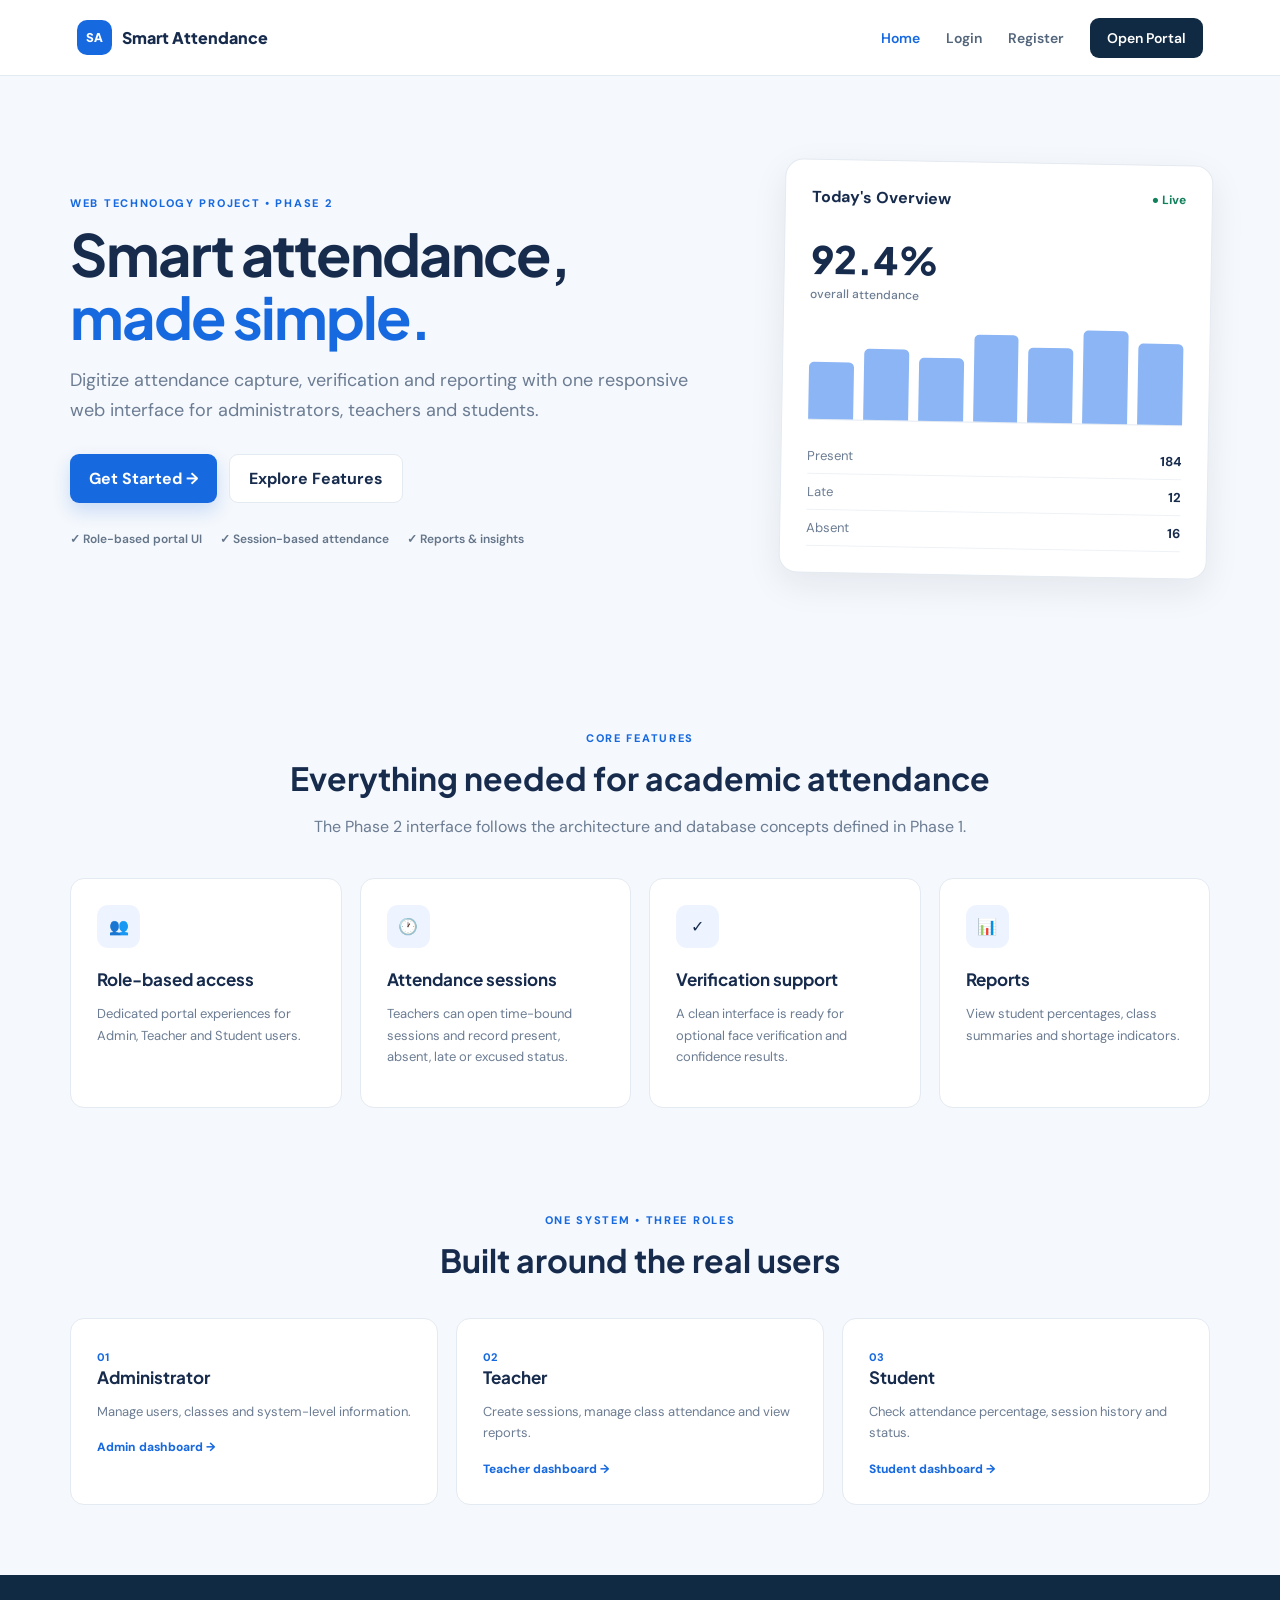
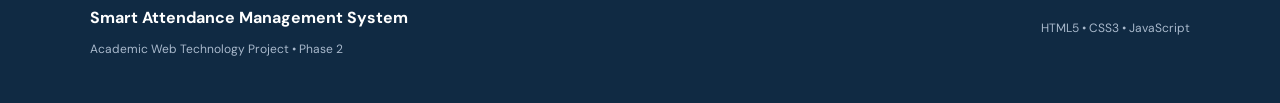
<file: index.html>
<!DOCTYPE html>
<html lang="en">
<head>
  <meta charset="UTF-8">
  <meta name="viewport" content="width=device-width, initial-scale=1.0">
  <title>Smart Attendance Management System</title>
  <link rel="stylesheet" href="css/style.css">
</head>
<body>
<header class="site-header">
  <a class="brand" href="index.html"><span class="brand-mark">SA</span><span>Smart Attendance</span></a>
  <button class="menu-toggle" aria-label="Open navigation">☰</button>
  <nav class="nav-links">
    <a class="active" href="index.html">Home</a>
    <a href="pages/login.html">Login</a>
    <a href="pages/register.html">Register</a>
    <a class="nav-button" href="pages/login.html">Open Portal</a>
  </nav>
</header>

<main>
<section class="hero">
  <div class="hero-content">
    <span class="eyebrow">WEB TECHNOLOGY PROJECT • PHASE 2</span>
    <h1>Smart attendance, <span>made simple.</span></h1>
    <p>Digitize attendance capture, verification and reporting with one responsive web interface for administrators, teachers and students.</p>
    <div class="hero-actions">
      <a class="btn btn-primary" href="pages/login.html">Get Started →</a>
      <a class="btn btn-secondary" href="#features">Explore Features</a>
    </div>
    <div class="hero-points">
      <span>✓ Role-based portal UI</span><span>✓ Session-based attendance</span><span>✓ Reports & insights</span>
    </div>
  </div>
  <div class="hero-card">
    <div class="card-top"><span>Today's Overview</span><span class="status-dot">● Live</span></div>
    <div class="big-stat">92.4% <small>overall attendance</small></div>
    <div class="mini-chart"><i style="height:58%"></i><i style="height:72%"></i><i style="height:64%"></i><i style="height:88%"></i><i style="height:76%"></i><i style="height:94%"></i><i style="height:82%"></i></div>
    <div class="overview-row"><span>Present</span><strong>184</strong></div>
    <div class="overview-row"><span>Late</span><strong>12</strong></div>
    <div class="overview-row"><span>Absent</span><strong>16</strong></div>
  </div>
</section>

<section class="section" id="features">
  <div class="section-heading"><span class="eyebrow">CORE FEATURES</span><h2>Everything needed for academic attendance</h2><p>The Phase 2 interface follows the architecture and database concepts defined in Phase 1.</p></div>
  <div class="feature-grid">
    <article class="feature-card"><div class="icon">👥</div><h3>Role-based access</h3><p>Dedicated portal experiences for Admin, Teacher and Student users.</p></article>
    <article class="feature-card"><div class="icon">🕐</div><h3>Attendance sessions</h3><p>Teachers can open time-bound sessions and record present, absent, late or excused status.</p></article>
    <article class="feature-card"><div class="icon">✓</div><h3>Verification support</h3><p>A clean interface is ready for optional face verification and confidence results.</p></article>
    <article class="feature-card"><div class="icon">📊</div><h3>Reports</h3><p>View student percentages, class summaries and shortage indicators.</p></article>
  </div>
</section>

<section class="section roles-section">
  <div class="section-heading"><span class="eyebrow">ONE SYSTEM • THREE ROLES</span><h2>Built around the real users</h2></div>
  <div class="role-grid">
    <div class="role-card"><span>01</span><h3>Administrator</h3><p>Manage users, classes and system-level information.</p><a href="pages/admin-dashboard.html">Admin dashboard →</a></div>
    <div class="role-card"><span>02</span><h3>Teacher</h3><p>Create sessions, manage class attendance and view reports.</p><a href="pages/teacher-dashboard.html">Teacher dashboard →</a></div>
    <div class="role-card"><span>03</span><h3>Student</h3><p>Check attendance percentage, session history and status.</p><a href="pages/student-dashboard.html">Student dashboard →</a></div>
  </div>
</section>
</main>

<footer class="footer"><div><strong>Smart Attendance Management System</strong><p>Academic Web Technology Project • Phase 2</p></div><div><p>HTML5 • CSS3 • JavaScript</p></div></footer>
<script src="js/app.js"></script>
</body>
</html>
</file>
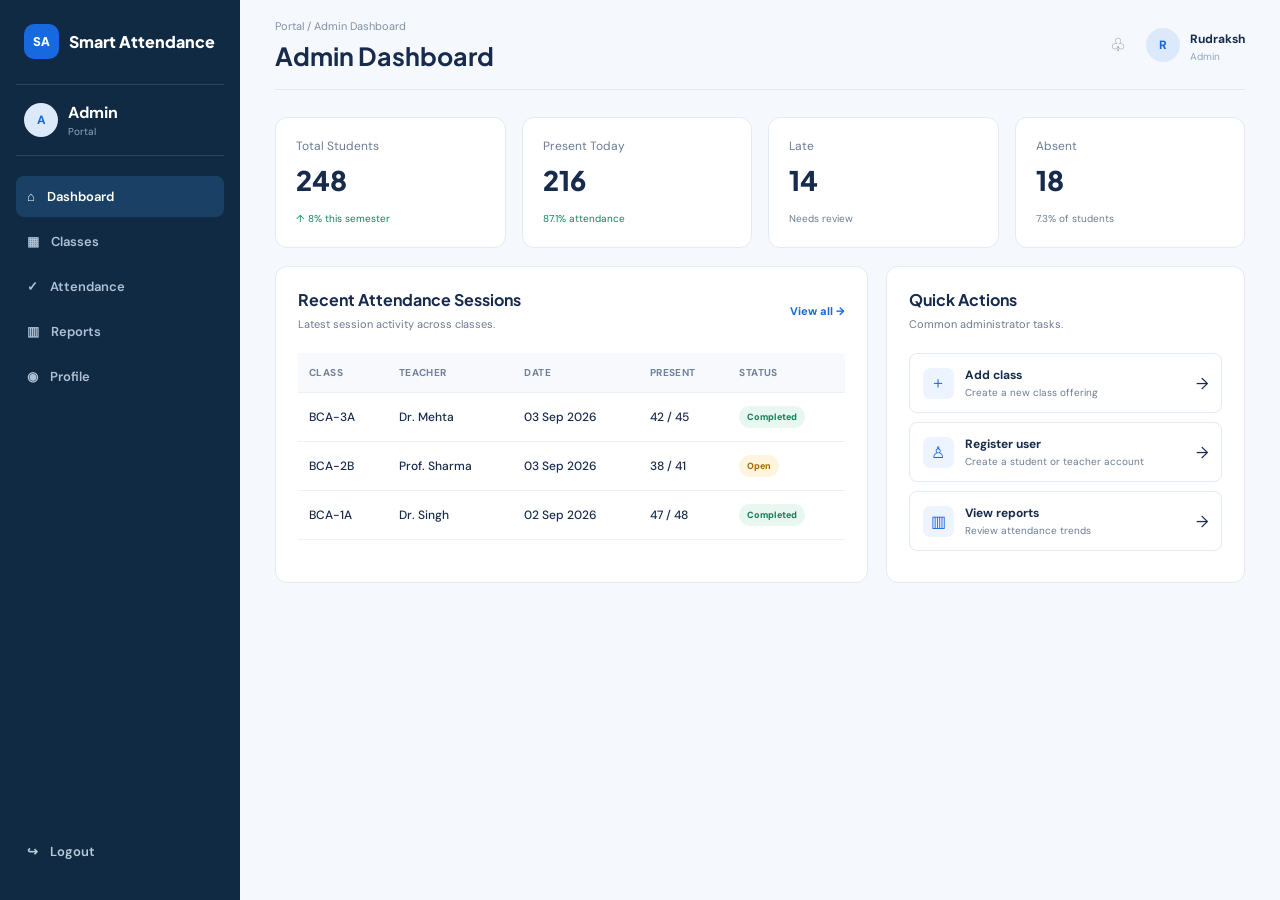
<file: pages/admin-dashboard.html>
<!DOCTYPE html>

<!--
  HTML5 document declaration.
  Tells the browser that this page uses modern HTML5.
-->
<html lang="en">

<head>

  <!-- Character encoding -->
  <meta charset="UTF-8">

  <!--
    Makes the website responsive.
    The page will adjust according to the device screen width.
  -->
  <meta name="viewport" content="width=device-width, initial-scale=1.0">

  <!-- Title displayed in the browser tab -->
  <title>Admin Dashboard | Smart Attendance</title>

  <!-- Connect our external CSS file -->
  <link rel="stylesheet" href="../css/style.css">

</head>


<!--
  Body of the page.

  "dashboard-body" is used by CSS to apply
  dashboard-specific styling.
-->
<body class="dashboard-body">


  <!-- =====================================================
       MAIN DASHBOARD LAYOUT
       ===================================================== -->

  <!--
    Main dashboard container.

    It contains:
    1. Sidebar
    2. Main content area
  -->
  <div class="dashboard-layout">


    <!-- ===================================================
         SIDEBAR
         =================================================== -->

    <aside class="sidebar">

      <!--
        Website logo / brand.

        Clicking it takes the user back to the home page.
      -->
      <a class="brand" href="../index.html">

        <!-- Logo initials -->
        <span class="brand-mark">SA</span>

        <!-- Website name -->
        <span>Smart Attendance</span>

      </a>


      <!-- ================================================
           ADMIN PROFILE / ROLE
           ================================================ -->

      <div class="side-role">

        <!-- Admin avatar -->
        <span class="avatar">A</span>

        <!-- Admin information -->
        <div>
          <strong>Admin</strong>
          <small>Portal</small>
        </div>

      </div>


      <!-- ================================================
           SIDEBAR NAVIGATION
           ================================================ -->

      <nav class="side-nav">

        <!--
          "active" shows that the current page
          is the Admin Dashboard.
        -->
        <a class="active" href="admin-dashboard.html">
          ⌂
          <span>Dashboard</span>
        </a>


        <!-- Link to Classes page -->
        <a href="classes.html">
          ▦
          <span>Classes</span>
        </a>


        <!-- Link to Attendance page -->
        <a href="attendance.html">
          ✓
          <span>Attendance</span>
        </a>


        <!-- Link to Reports page -->
        <a href="reports.html">
          ▥
          <span>Reports</span>
        </a>


        <!-- Link to Profile page -->
        <a href="profile.html">
          ◉
          <span>Profile</span>
        </a>

      </nav>


      <!-- ================================================
           LOGOUT
           ================================================ -->

      <!--
        Clicking Logout takes the user back to
        the login page.
      -->
      <a class="logout" href="login.html">
        ↪
        <span>Logout</span>
      </a>

    </aside>


    <!-- ===================================================
         MAIN CONTENT AREA
         =================================================== -->

    <main class="main-area">


      <!-- =================================================
           TOP BAR
           ================================================= -->

      <header class="topbar">


        <!--
          Mobile sidebar button.

          JavaScript uses the "mobile-sidebar" class
          to open and close the sidebar on smaller screens.
        -->
        <button
          class="mobile-sidebar"
          aria-label="Menu"
        >
          ☰
        </button>


        <!-- Page title and breadcrumb -->
        <div>

          <!-- Shows the user's current location -->
          <p class="breadcrumb">
            Portal / Admin Dashboard
          </p>

          <!-- Main page heading -->
          <h1>Admin Dashboard</h1>

        </div>


        <!-- ===============================================
             ADMIN INFORMATION
             =============================================== -->

        <div class="top-user">

          <!-- Notification icon -->
          <div class="notification">
            ♧
          </div>


          <!-- User avatar -->
          <span class="avatar">
            R
          </span>


          <!-- User name and role -->
          <div class="top-user-text">

            <strong>Rudraksh</strong>

            <small>Admin</small>

          </div>

        </div>

      </header>


      <!-- =================================================
           DASHBOARD STATISTICS
           ================================================= -->

      <section class="stats-grid">


        <!-- Total students -->
        <div class="stat-card">

          <span>Total Students</span>

          <strong>248</strong>

          <!-- Positive statistic -->
          <small class="positive">
            ↑ 8% this semester
          </small>

        </div>


        <!-- Students present today -->
        <div class="stat-card">

          <span>Present Today</span>

          <strong>216</strong>

          <small class="positive">
            87.1% attendance
          </small>

        </div>


        <!-- Students who are late -->
        <div class="stat-card">

          <span>Late</span>

          <strong>14</strong>

          <small>
            Needs review
          </small>

        </div>


        <!-- Students absent -->
        <div class="stat-card">

          <span>Absent</span>

          <strong>18</strong>

          <small>
            7.3% of students
          </small>

        </div>

      </section>


      <!-- =================================================
           MAIN DASHBOARD CONTENT
           ================================================= -->

      <div class="content-grid">


        <!-- ===============================================
             RECENT ATTENDANCE SESSIONS
             =============================================== -->

        <section class="panel">


          <!-- Panel heading -->
          <div class="panel-heading">

            <div>

              <h2>
                Recent Attendance Sessions
              </h2>

              <p>
                Latest session activity across classes.
              </p>

            </div>


            <!-- Link to complete attendance page -->
            <a
              class="text-link"
              href="attendance.html"
            >
              View all →
            </a>

          </div>


          <!-- =============================================
               ATTENDANCE TABLE
               ============================================= -->

          <!--
            table-wrap allows the table to scroll horizontally
            on smaller screens.
          -->
          <div class="table-wrap">

            <table>


              <!-- Table headings -->
              <thead>

                <tr>

                  <th>Class</th>
                  <th>Teacher</th>
                  <th>Date</th>
                  <th>Present</th>
                  <th>Status</th>

                </tr>

              </thead>


              <!-- Table data -->
              <tbody>


                <!-- First attendance session -->
                <tr>

                  <td>BCA-3A</td>

                  <td>Dr. Mehta</td>

                  <td>03 Sep 2026</td>

                  <td>42 / 45</td>

                  <!-- Completed status -->
                  <td>
                    <span class="badge success">
                      Completed
                    </span>
                  </td>

                </tr>


                <!-- Second attendance session -->
                <tr>

                  <td>BCA-2B</td>

                  <td>Prof. Sharma</td>

                  <td>03 Sep 2026</td>

                  <td>38 / 41</td>

                  <!-- Open status -->
                  <td>
                    <span class="badge warning">
                      Open
                    </span>
                  </td>

                </tr>


                <!-- Third attendance session -->
                <tr>

                  <td>BCA-1A</td>

                  <td>Dr. Singh</td>

                  <td>02 Sep 2026</td>

                  <td>47 / 48</td>

                  <!-- Completed status -->
                  <td>
                    <span class="badge success">
                      Completed
                    </span>
                  </td>

                </tr>


              </tbody>

            </table>

          </div>

        </section>


        <!-- ===============================================
             QUICK ACTIONS
             =============================================== -->

        <section class="panel quick-panel">


          <!-- Quick action heading -->
          <div class="panel-heading">

            <div>

              <h2>
                Quick Actions
              </h2>

              <p>
                Common administrator tasks.
              </p>

            </div>

          </div>


          <!-- =============================================
               ADD CLASS
               ============================================= -->

          <a
            class="quick-action"
            href="classes.html"
          >

            <!-- Plus icon -->
            <span>＋</span>

            <!-- Action information -->
            <div>

              <strong>
                Add class
              </strong>

              <small>
                Create a new class offering
              </small>

            </div>

            <!-- Arrow -->
            →

          </a>


          <!-- =============================================
               REGISTER USER
               ============================================= -->

          <a
            class="quick-action"
            href="register.html"
          >

            <!-- User icon -->
            <span>♙</span>

            <div>

              <strong>
                Register user
              </strong>

              <small>
                Create a student or teacher account
              </small>

            </div>

            →

          </a>


          <!-- =============================================
               VIEW REPORTS
               ============================================= -->

          <a
            class="quick-action"
            href="reports.html"
          >

            <!-- Report icon -->
            <span>▥</span>

            <div>

              <strong>
                View reports
              </strong>

              <small>
                Review attendance trends
              </small>

            </div>

            →

          </a>


        </section>

      </div>

    </main>

  </div>


  <!-- =====================================================
       JAVASCRIPT
       ===================================================== -->

  <!--
    Connects the common JavaScript file.

    app.js controls interactive features such as:
    - Mobile sidebar
    - Form validation
    - Modals
    - Buttons
    - Search
    - Attendance interactions
  -->
  <script src="../js/app.js"></script>

</body>

</html>
</file>
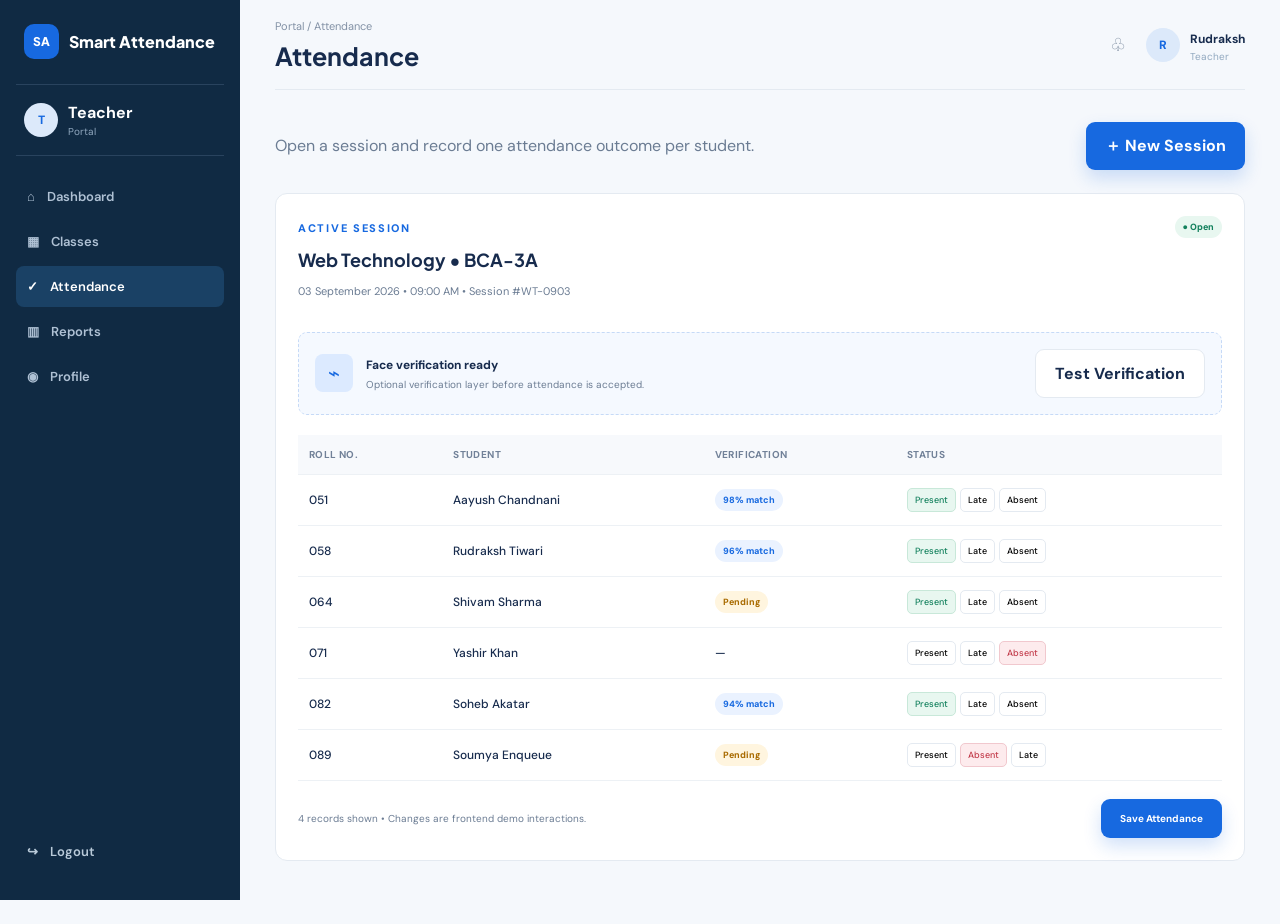
<file: pages/attendance.html>
<!DOCTYPE html>
<html lang="en">

<head>
  <!-- Defines the character encoding used by the webpage -->
  <meta charset="UTF-8">

  <!-- Makes the website responsive on mobile, tablet and desktop -->
  <meta name="viewport" content="width=device-width, initial-scale=1.0">

  <!-- Title displayed on the browser tab -->
  <title>Attendance | Smart Attendance</title>

  <!-- Connects this page with the main CSS stylesheet -->
  <link rel="stylesheet" href="../css/style.css">
</head>

<body class="dashboard-body">

  <!-- Main dashboard layout -->
  <div class="dashboard-layout">

    <!-- =====================================================
         SIDEBAR
         Contains teacher navigation options
         ===================================================== -->
    <aside class="sidebar">

      <!-- Website logo and name -->
      <a class="brand" href="../index.html">
        <span class="brand-mark">SA</span>
        <span>Smart Attendance</span>
      </a>

      <!-- Shows the currently logged-in user's role -->
      <div class="side-role">

        <!-- Teacher avatar -->
        <span class="avatar">T</span>

        <!-- Teacher role information -->
        <div>
          <strong>Teacher</strong>
          <small>Portal</small>
        </div>

      </div>

      <!-- Navigation menu -->
      <nav class="side-nav">

        <!-- Dashboard link -->
        <a class="" href="teacher-dashboard.html">
          ⌂ <span>Dashboard</span>
        </a>

        <!-- Classes page -->
        <a class="" href="classes.html">
          ▦ <span>Classes</span>
        </a>

        <!-- Current page, therefore it has the "active" class -->
        <a class="active" href="attendance.html">
          ✓ <span>Attendance</span>
        </a>

        <!-- Reports page -->
        <a class="" href="reports.html">
          ▥ <span>Reports</span>
        </a>

        <!-- Teacher profile -->
        <a href="profile.html">
          ◉ <span>Profile</span>
        </a>

      </nav>

      <!-- Logout link -->
      <a class="logout" href="login.html">
        ↪ <span>Logout</span>
      </a>

    </aside>


    <!-- =====================================================
         MAIN CONTENT AREA
         ===================================================== -->
    <main class="main-area">


      <!-- =====================================================
           TOP BAR
           Contains page title and teacher information
           ===================================================== -->
      <header class="topbar">

        <!-- Mobile menu button -->
        <button class="mobile-sidebar" aria-label="Menu">
          ☰
        </button>

        <!-- Page heading and breadcrumb -->
        <div>

          <!-- Shows the current location inside the portal -->
          <p class="breadcrumb">
            Portal / Attendance
          </p>

          <!-- Main page heading -->
          <h1>Attendance</h1>

        </div>


        <!-- Logged-in teacher information -->
        <div class="top-user">

          <!-- Notification icon -->
          <div class="notification">
            ♧
          </div>

          <!-- Teacher avatar -->
          <span class="avatar">
            R
          </span>

          <!-- Teacher name and role -->
          <div class="top-user-text">
            <strong>Rudraksh</strong>
            <small>Teacher</small>
          </div>

        </div>

      </header>


      <!-- =====================================================
           PAGE ACTIONS
           Contains description and New Session button
           ===================================================== -->
      <div class="page-actions">

        <!-- Small description of the page -->
        <div>
          <p class="muted">
            Open a session and record one attendance outcome per student.
          </p>
        </div>

        <!-- Opens the New Session modal
             data-open-modal connects this button with sessionModal -->
        <button
          class="btn btn-primary"
          data-open-modal="sessionModal">
          ＋ New Session
        </button>

      </div>


      <!-- =====================================================
           ACTIVE ATTENDANCE SESSION
           ===================================================== -->
      <section class="panel session-panel">


        <!-- Session information -->
        <div class="session-header">

          <div>

            <!-- Label showing that this is the active session -->
            <span class="eyebrow">
              ACTIVE SESSION
            </span>

            <!-- Subject and class -->
            <h2>
              Web Technology • BCA-3A
            </h2>

            <!-- Date, time and session ID -->
            <p>
              03 September 2026 • 09:00 AM • Session #WT-0903
            </p>

          </div>

          <!-- Shows that the attendance session is currently open -->
          <span class="badge success">
            ● Open
          </span>

        </div>


        <!-- =====================================================
             FACE VERIFICATION SECTION
             ===================================================== -->
        <div class="verification-box">

          <!-- Camera/verification icon -->
          <div class="camera-icon">
            ⌁
          </div>

          <!-- Verification information -->
          <div>

            <strong>
              Face verification ready
            </strong>

            <p>
              Optional verification layer before attendance is accepted.
            </p>

          </div>

          <!-- JavaScript uses this ID to handle verification -->
          <button
            class="btn btn-secondary"
            id="verifyBtn">
            Test Verification
          </button>

        </div>


        <!-- =====================================================
             ATTENDANCE TABLE
             ===================================================== -->
        <div class="table-wrap">

          <table>

            <!-- Table headings -->
            <thead>
              <tr>

                <!-- Student roll number -->
                <th>Roll No.</th>

                <!-- Student name -->
                <th>Student</th>

                <!-- Face verification result -->
                <th>Verification</th>

                <!-- Attendance status -->
                <th>Status</th>

              </tr>
            </thead>


            <!-- Student attendance records -->
            <tbody>


              <!-- ================= STUDENT 1 ================= -->
              <tr>

                <td>051</td>

                <td>
                  Aayush Chandnani
                </td>

                <!-- Face verification percentage -->
                <td>
                  <span class="badge verified">
                    98% match
                  </span>
                </td>

                <!-- Attendance buttons -->
                <td>
                  <div class="status-buttons">

                    <!-- Present is selected by default -->
                    <button class="selected present">
                      Present
                    </button>

                    <button>
                      Late
                    </button>

                    <button>
                      Absent
                    </button>

                  </div>
                </td>

              </tr>


              <!-- ================= STUDENT 2 ================= -->
              <tr>

                <td>058</td>

                <td>
                  Rudraksh Tiwari
                </td>

                <td>
                  <span class="badge verified">
                    96% match
                  </span>
                </td>

                <td>
                  <div class="status-buttons">

                    <button class="selected present">
                      Present
                    </button>

                    <button>
                      Late
                    </button>

                    <button>
                      Absent
                    </button>

                  </div>
                </td>

              </tr>


              <!-- ================= STUDENT 3 ================= -->
              <tr>

                <td>064</td>

                <td>
                  Shivam Sharma
                </td>

                <!-- Verification has not been completed -->
                <td>
                  <span class="badge warning">
                    Pending
                  </span>
                </td>

                <td>
                  <div class="status-buttons">

                    <button class="selected present">
                      Present
                    </button>

                    <button>
                      Late
                    </button>

                    <button>
                      Absent
                    </button>

                  </div>
                </td>

              </tr>


              <!-- ================= STUDENT 4 ================= -->
              <tr>

                <td>071</td>

                <td>
                  Yashir Khan
                </td>

                <!-- No verification data available -->
                <td>
                  —
                </td>

                <td>
                  <div class="status-buttons">

                    <button>
                      Present
                    </button>

                    <button>
                      Late
                    </button>

                    <!-- Absent is selected -->
                    <button class="selected absent">
                      Absent
                    </button>

                  </div>
                </td>

              </tr>


              <!-- ================= STUDENT 5 ================= -->
              <tr>

                <td>082</td>

                <td>
                  Soheb Akatar
                </td>

                <td>
                  <span class="badge verified">
                    94% match
                  </span>
                </td>

                <td>
                  <div class="status-buttons">

                    <button class="selected present">
                      Present
                    </button>

                    <button>
                      Late
                    </button>

                    <button>
                      Absent
                    </button>

                  </div>
                </td>

              </tr>


              <!-- ================= STUDENT 6 ================= -->
              <tr>

                <td>089</td>

                <td>
                  Soumya Enqueue
                </td>

                <!-- Verification is still pending -->
                <td>
                  <span class="badge warning">
                    Pending
                  </span>
                </td>

                <td>
                  <div class="status-buttons">

                    <button>
                      Present
                    </button>

                    <!-- Absent is selected -->
                    <button class="selected absent">
                      Absent
                    </button>

                    <button>
                      Late
                    </button>

                  </div>
                </td>

              </tr>


            </tbody>

          </table>

        </div>


        <!-- =====================================================
             SESSION FOOTER
             ===================================================== -->
        <div class="session-footer">

          <!-- Information about the displayed records -->
          <span>
            4 records shown • Changes are frontend demo interactions.
          </span>

          <!-- JavaScript uses this ID to save attendance -->
          <button
            class="btn btn-primary"
            id="saveAttendance">
            Save Attendance
          </button>

        </div>

      </section>


      <!-- =====================================================
           NEW SESSION MODAL
           Hidden until the New Session button is clicked
           ===================================================== -->
      <div class="modal" id="sessionModal">

        <!-- Modal content box -->
        <div class="modal-box">

          <!-- Close button -->
          <button
            class="modal-close"
            data-close-modal>
            ×
          </button>

          <!-- Modal heading -->
          <span class="eyebrow">
            ATTENDANCE SESSION
          </span>

          <h2>
            Open new session
          </h2>


          <!-- New session form -->
          <form
            class="demo-form"
            novalidate>


            <!-- =================================================
                 CLASS SELECTION
                 ================================================= -->
            <div class="form-group">

              <label>
                Class
              </label>

              <!-- Required dropdown -->
              <select required>

                <!-- Default empty option -->
                <option value="">
                  Select class
                </option>

                <!-- Available classes -->
                <option>
                  Web Technology • BCA-3A
                </option>

                <option>
                  Database Systems • BCA-3B
                </option>

              </select>

            </div>


            <!-- =================================================
                 DATE AND TIME
                 ================================================= -->
            <div class="form-grid">


              <!-- Date field -->
              <div class="form-group">

                <label>
                  Date
                </label>

                <!-- Required date input -->
                <input
                  type="date"
                  required
                  value="2026-09-03">

              </div>


              <!-- Start time field -->
              <div class="form-group">

                <label>
                  Start time
                </label>

                <!-- Required time input -->
                <input
                  type="time"
                  required
                  value="09:00">

              </div>

            </div>


            <!-- Submit button -->
            <button
              class="btn btn-primary full">
              Open Session
            </button>

          </form>

        </div>

      </div>

    </main>

  </div>


  <!-- Connects this page to the JavaScript file.
       JavaScript handles buttons, validation,
       modal opening/closing and attendance status changes. -->
  <script src="../js/app.js"></script>

</body>
</html>
</file>
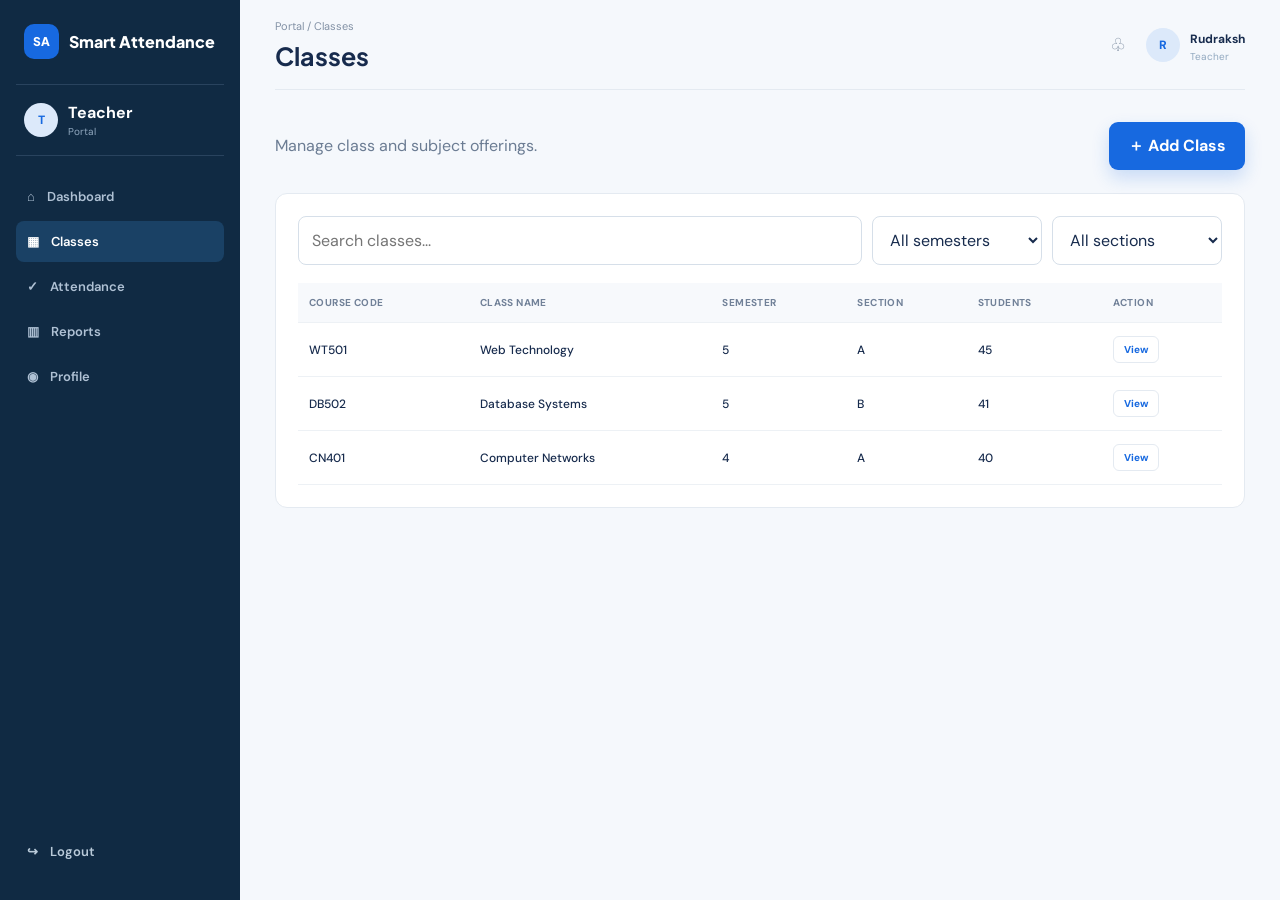
<file: pages/classes.html>
<!DOCTYPE html>
<html lang="en">

<head>

  <!-- Defines the character encoding of the webpage -->
  <meta charset="UTF-8">

  <!-- Makes the webpage responsive on mobile and tablet devices -->
  <meta name="viewport" content="width=device-width, initial-scale=1.0">

  <!-- Title displayed in the browser tab -->
  <title>Classes | Smart Attendance</title>

  <!-- Connects this page to the main CSS stylesheet -->
  <link rel="stylesheet" href="../css/style.css">

</head>


<body class="dashboard-body">

  <!-- Main dashboard container -->
  <div class="dashboard-layout">


    <!-- =====================================================
         SIDEBAR
         Contains teacher navigation
         ===================================================== -->
    <aside class="sidebar">

      <!-- Smart Attendance logo and home link -->
      <a class="brand" href="../index.html">

        <!-- SA = Smart Attendance -->
        <span class="brand-mark">SA</span>

        <!-- Website name -->
        <span>Smart Attendance</span>

      </a>


      <!-- ===================================================
           TEACHER ROLE
           =================================================== -->

      <div class="side-role">

        <!-- Teacher avatar -->
        <span class="avatar">T</span>

        <!-- Teacher role information -->
        <div>
          <strong>Teacher</strong>
          <small>Portal</small>
        </div>

      </div>


      <!-- ===================================================
           NAVIGATION MENU
           =================================================== -->

      <nav class="side-nav">

        <!-- Dashboard page -->
        <a class="" href="teacher-dashboard.html">
          ⌂ <span>Dashboard</span>
        </a>


        <!-- Classes page
             "active" shows that this is the current page -->
        <a class="active" href="classes.html">
          ▦ <span>Classes</span>
        </a>


        <!-- Attendance page -->
        <a class="" href="attendance.html">
          ✓ <span>Attendance</span>
        </a>


        <!-- Reports page -->
        <a class="" href="reports.html">
          ▥ <span>Reports</span>
        </a>


        <!-- Teacher profile -->
        <a href="profile.html">
          ◉ <span>Profile</span>
        </a>

      </nav>


      <!-- Logout button -->
      <!-- Clicking it takes the user back to the login page -->
      <a class="logout" href="login.html">
        ↪ <span>Logout</span>
      </a>

    </aside>



    <!-- =====================================================
         MAIN CONTENT AREA
         ===================================================== -->

    <main class="main-area">


      <!-- ===================================================
           TOP BAR
           =================================================== -->

      <header class="topbar">

        <!-- Mobile menu button -->
        <button class="mobile-sidebar" aria-label="Menu">
          ☰
        </button>


        <!-- Page title and breadcrumb -->
        <div>

          <!-- Shows the current location -->
          <p class="breadcrumb">
            Portal / Classes
          </p>

          <!-- Main heading -->
          <h1>
            Classes
          </h1>

        </div>


        <!-- =================================================
             TEACHER INFORMATION
             ================================================= -->

        <div class="top-user">

          <!-- Notification icon -->
          <div class="notification">
            ♧
          </div>


          <!-- Teacher avatar -->
          <span class="avatar">
            R
          </span>


          <!-- Teacher name and role -->
          <div class="top-user-text">

            <strong>
              Rudraksh
            </strong>

            <small>
              Teacher
            </small>

          </div>

        </div>

      </header>



      <!-- =====================================================
           PAGE ACTIONS
           Contains description and Add Class button
           ===================================================== -->

      <div class="page-actions">

        <!-- Description of the page -->
        <div>
          <p class="muted">
            Manage class and subject offerings.
          </p>
        </div>


        <!-- Add Class button

             data-open-modal tells JavaScript which modal
             should be opened when this button is clicked.

             Here it opens the element with id="classModal". -->
        <button
          class="btn btn-primary"
          data-open-modal="classModal">

          ＋ Add Class

        </button>

      </div>



      <!-- =====================================================
           CLASS MANAGEMENT PANEL
           ===================================================== -->

      <section class="panel">


        <!-- ===================================================
             FILTER AND SEARCH AREA
             =================================================== -->

        <div class="filter-row">


          <!-- Search box

               data-table-search="classTable"
               tells JavaScript that this input should
               search inside the table with id="classTable". -->
          <input
            class="search-input"
            data-table-search="classTable"
            placeholder="Search classes...">


          <!-- Semester filter -->
          <select>

            <!-- Default option -->
            <option>
              All semesters
            </option>

            <!-- Available semesters -->
            <option>
              Semester 5
            </option>

            <option>
              Semester 4
            </option>

          </select>


          <!-- Section filter -->
          <select>

            <!-- Default option -->
            <option>
              All sections
            </option>

            <!-- Available sections -->
            <option>
              A
            </option>

            <option>
              B
            </option>

          </select>

        </div>



        <!-- ===================================================
             CLASS TABLE
             =================================================== -->

        <div class="table-wrap">

          <!--
            id="classTable" is important because
            JavaScript uses it for the search functionality.
          -->
          <table id="classTable">


            <!-- Table headings -->
            <thead>

              <tr>

                <!-- Course identification code -->
                <th>
                  Course Code
                </th>

                <!-- Subject/class name -->
                <th>
                  Class Name
                </th>

                <!-- Semester number -->
                <th>
                  Semester
                </th>

                <!-- Section -->
                <th>
                  Section
                </th>

                <!-- Number of students -->
                <th>
                  Students
                </th>

                <!-- Action button -->
                <th>
                  Action
                </th>

              </tr>

            </thead>


            <!-- =================================================
                 TABLE DATA
                 ================================================= -->

            <tbody>


              <!-- ================= CLASS 1 ================= -->

              <tr>

                <!-- Course code -->
                <td>
                  WT501
                </td>

                <!-- Subject name -->
                <td>
                  Web Technology
                </td>

                <!-- Semester -->
                <td>
                  5
                </td>

                <!-- Section -->
                <td>
                  A
                </td>

                <!-- Number of students -->
                <td>
                  45
                </td>

                <!-- View button -->
                <td>
                  <button class="table-btn">
                    View
                  </button>
                </td>

              </tr>


              <!-- ================= CLASS 2 ================= -->

              <tr>

                <td>
                  DB502
                </td>

                <td>
                  Database Systems
                </td>

                <td>
                  5
                </td>

                <td>
                  B
                </td>

                <td>
                  41
                </td>

                <td>
                  <button class="table-btn">
                    View
                  </button>
                </td>

              </tr>


              <!-- ================= CLASS 3 ================= -->

              <tr>

                <td>
                  CN401
                </td>

                <td>
                  Computer Networks
                </td>

                <td>
                  4
                </td>

                <td>
                  A
                </td>

                <td>
                  40
                </td>

                <td>
                  <button class="table-btn">
                    View
                  </button>
                </td>

              </tr>


            </tbody>

          </table>

        </div>

      </section>



      <!-- =====================================================
           ADD NEW CLASS MODAL
           
           This modal is initially hidden.
           JavaScript opens it when the user clicks
           the "Add Class" button.
           ===================================================== -->

      <div
        class="modal"
        id="classModal">


        <!-- Modal content box -->
        <div class="modal-box">


          <!-- Close modal button -->
          <!-- data-close-modal is handled by JavaScript -->
          <button
            class="modal-close"
            data-close-modal>

            ×

          </button>


          <!-- Small modal label -->
          <span class="eyebrow">
            NEW CLASS
          </span>


          <!-- Modal heading -->
          <h2>
            Create class
          </h2>



          <!-- =================================================
               NEW CLASS FORM
               ================================================= -->

          <form
            class="demo-form"
            novalidate>


            <!-- =================================================
                 COURSE CODE
                 ================================================= -->

            <div class="form-group">

              <!-- Label for input -->
              <label>
                Course code
              </label>

              <!-- Course code input
                   required means the field cannot be empty -->
              <input
                required
                placeholder="e.g. WT501">

            </div>



            <!-- =================================================
                 CLASS NAME
                 ================================================= -->

            <div class="form-group">

              <!-- Label -->
              <label>
                Class name
              </label>

              <!-- Class name input -->
              <input
                required
                placeholder="e.g. Web Technology">

            </div>



            <!-- =================================================
                 SEMESTER AND SECTION
                 ================================================= -->

            <div class="form-grid">


              <!-- Semester selection -->
              <div class="form-group">

                <label>
                  Semester
                </label>

                <!-- Required dropdown -->
                <select required>

                  <!-- Empty default option -->
                  <option value="">
                    Select
                  </option>

                  <!-- Semester options -->
                  <option>
                    4
                  </option>

                  <option>
                    5
                  </option>

                  <option>
                    6
                  </option>

                </select>

              </div>



              <!-- Section selection -->
              <div class="form-group">

                <label>
                  Section
                </label>

                <!-- Required dropdown -->
                <select required>

                  <!-- Empty default option -->
                  <option value="">
                    Select
                  </option>

                  <!-- Section options -->
                  <option>
                    A
                  </option>

                  <option>
                    B
                  </option>

                </select>

              </div>

            </div>



            <!-- =================================================
                 SAVE CLASS BUTTON
                 ================================================= -->

            <button
              class="btn btn-primary full">

              Save Class

            </button>

          </form>

        </div>

      </div>

    </main>

  </div>



  <!-- =====================================================
       JAVASCRIPT
       
       app.js provides the interactive functionality such as:
       - Opening/closing the modal
       - Form validation
       - Searching the class table
       - Mobile sidebar
       ===================================================== -->

  <script src="../js/app.js"></script>

</body>
</html>
</file>
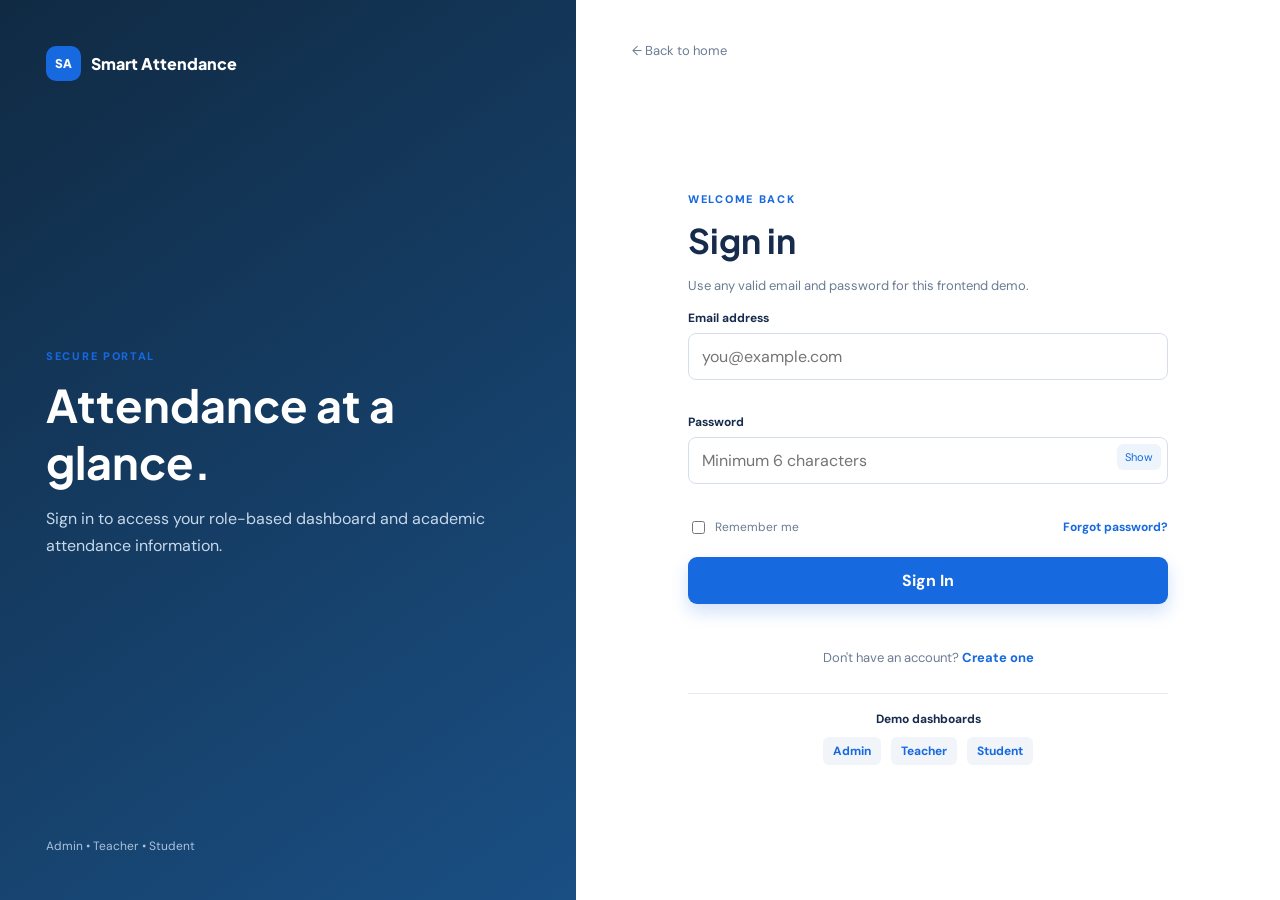
<file: pages/login.html>
<!DOCTYPE html>
<html lang="en">

<head>

  <!-- Defines the character encoding used by the webpage -->
  <meta charset="UTF-8">

  <!-- Makes the page responsive on mobile, tablet and desktop -->
  <meta name="viewport" content="width=device-width, initial-scale=1.0">

  <!-- Title displayed in the browser tab -->
  <title>Login | Smart Attendance</title>

  <!-- Connects this page with the main CSS file -->
  <link rel="stylesheet" href="../css/style.css">

</head>


<!--
  auth-page is used for the login page styling.
  The CSS file controls the complete appearance of this page.
-->
<body class="auth-page">


  <!-- =====================================================
       MAIN LOGIN CONTAINER
       ===================================================== -->

  <div class="auth-shell">


    <!-- ===================================================
         LEFT SIDE - INFORMATION / VISUAL SECTION
         =================================================== -->

    <div class="auth-visual">


      <!-- Smart Attendance logo -->
      <!-- Clicking the logo takes the user back to home -->
      <a class="brand light" href="../index.html">

        <!-- SA stands for Smart Attendance -->
        <span class="brand-mark">
          SA
        </span>

        <!-- Website name -->
        <span>
          Smart Attendance
        </span>

      </a>


      <!-- Main information about the portal -->
      <div>

        <!-- Small section heading -->
        <span class="eyebrow">
          SECURE PORTAL
        </span>

        <!-- Main heading -->
        <h1>
          Attendance at a glance.
        </h1>

        <!-- Description of the login system -->
        <p>
          Sign in to access your role-based dashboard and academic
          attendance information.
        </p>

      </div>


      <!-- Shows the different types of users -->
      <div class="auth-note">
        Admin • Teacher • Student
      </div>

    </div>



    <!-- ===================================================
         RIGHT SIDE - LOGIN FORM
         =================================================== -->

    <div class="auth-form-wrap">


      <!-- Link to return to the homepage -->
      <a class="back-link" href="../index.html">
        ← Back to home
      </a>


      <!-- Login form container -->
      <div class="form-box">


        <!-- Small heading -->
        <span class="eyebrow">
          WELCOME BACK
        </span>


        <!-- Main login heading -->
        <h2>
          Sign in
        </h2>


        <!-- Login instructions -->
        <p class="muted">
          Use any valid email and password for this frontend demo.
        </p>



        <!-- =================================================
             LOGIN FORM
             ================================================= -->

        <!--
          id="loginForm" allows JavaScript to find this form.

          novalidate disables the browser's default validation
          because our own JavaScript validation is being used.
        -->
        <form id="loginForm" novalidate>


          <!-- ===============================================
               EMAIL FIELD
               =============================================== -->

          <div class="form-group">

            <!-- Label connected to the email input -->
            <label for="loginEmail">
              Email address
            </label>


            <!--
              type="email" tells the browser that this is
              an email input.

              required means the user must enter a value.
            -->
            <input
              id="loginEmail"
              type="email"
              placeholder="you@example.com"
              required
            >


            <!--
              JavaScript displays validation error messages
              inside this element.
            -->
            <small class="error"></small>

          </div>



          <!-- ===============================================
               PASSWORD FIELD
               =============================================== -->

          <div class="form-group">

            <!-- Password label -->
            <label for="loginPassword">
              Password
            </label>


            <!--
              password-field groups the password input
              and Show/Hide password button.
            -->
            <div class="password-field">


              <!--
                type="password" hides the password characters.

                minlength="6" means the password must contain
                at least 6 characters.

                required means the field cannot be empty.
              -->
              <input
                id="loginPassword"
                type="password"
                placeholder="Minimum 6 characters"
                minlength="6"
                required
              >


              <!--
                JavaScript changes this button between
                "Show" and "Hide".

                data-target tells JavaScript which input
                should be changed.
              -->
              <button
                type="button"
                class="show-password"
                data-target="loginPassword">

                Show

              </button>

            </div>


            <!-- Password validation error appears here -->
            <small class="error"></small>

          </div>



          <!-- ===============================================
               REMEMBER ME / FORGOT PASSWORD
               =============================================== -->

          <div class="form-options">


            <!-- Remember me checkbox -->
            <label class="check">

              <input type="checkbox">

              Remember me

            </label>


            <!--
              Forgot password link.

              JavaScript handles this link as a frontend demo.
            -->
            <a href="#" id="forgotLink">
              Forgot password?
            </a>

          </div>



          <!-- ===============================================
               SIGN IN BUTTON
               =============================================== -->

          <button
            class="btn btn-primary full"
            type="submit">

            Sign In

          </button>


          <!--
            JavaScript displays success or error messages here.
          -->
          <div
            id="loginMessage"
            class="form-message">
          </div>


        </form>



        <!-- =================================================
             REGISTER LINK
             ================================================= -->

        <p class="auth-switch">

          Don't have an account?

          <!-- Takes the user to registration page -->
          <a href="register.html">
            Create one
          </a>

        </p>



        <!-- =================================================
             DEMO DASHBOARDS
             ================================================= -->

        <div class="demo-links">

          <!-- Heading for demo links -->
          <strong>
            Demo dashboards
          </strong>


          <!-- Dashboard links -->
          <div>

            <!-- Admin dashboard -->
            <a href="admin-dashboard.html">
              Admin
            </a>

            <!-- Teacher dashboard -->
            <a href="teacher-dashboard.html">
              Teacher
            </a>

            <!-- Student dashboard -->
            <a href="student-dashboard.html">
              Student
            </a>

          </div>

        </div>


      </div>

    </div>

  </div>



  <!--
    Connects the login page to the JavaScript file.

    app.js handles:
    - Form validation
    - Email validation
    - Password validation
    - Show/Hide password
    - Login success message
    - Redirect to dashboard
    - Forgot password demo
  -->
  <script src="../js/app.js"></script>

</body>
</html>
</file>
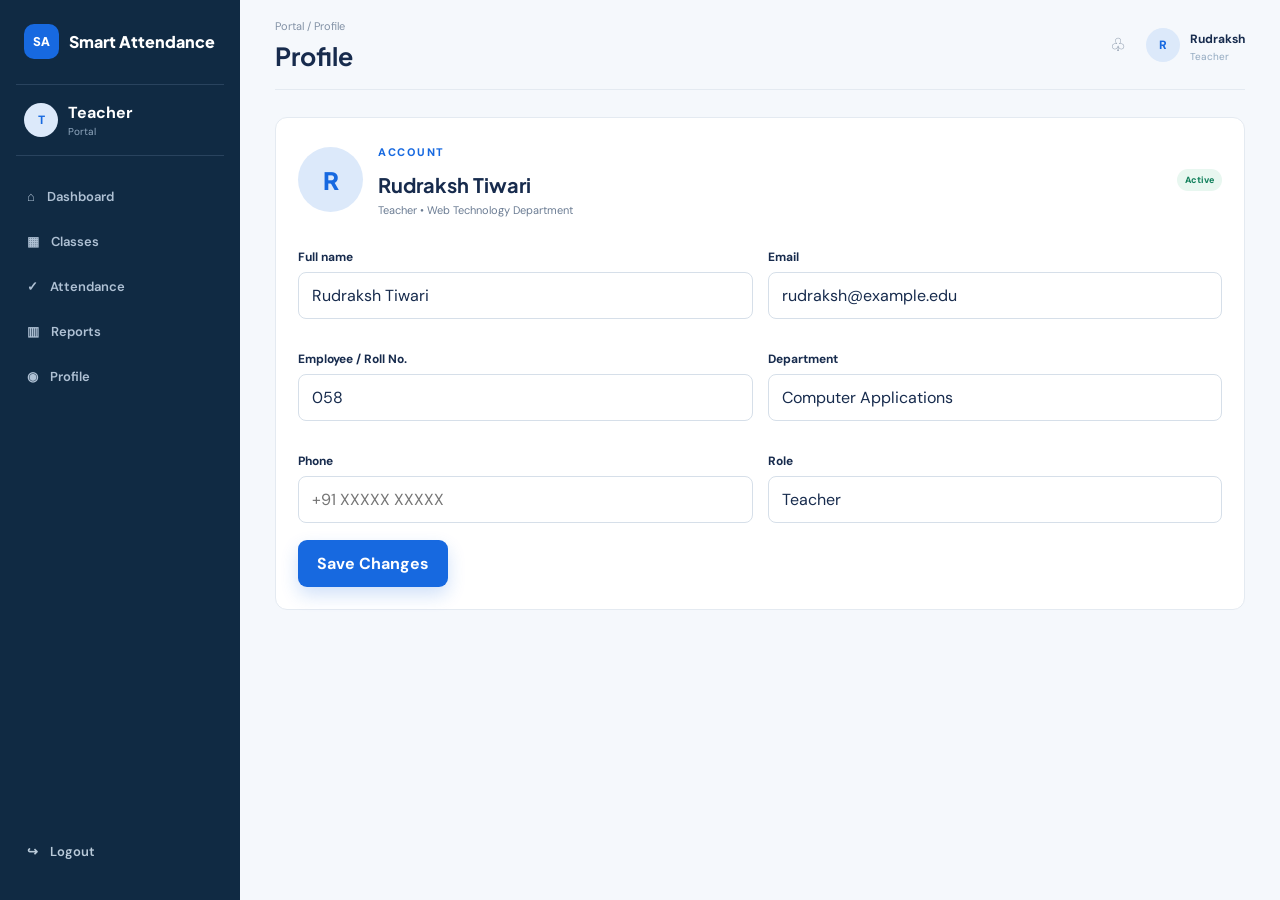
<file: pages/profile.html>
<!DOCTYPE html>
<html lang="en">

<head>

  <!-- Defines the character encoding used by the webpage -->
  <meta charset="UTF-8">

  <!-- Makes the webpage responsive on mobile, tablet and desktop -->
  <meta name="viewport" content="width=device-width, initial-scale=1.0">

  <!-- Title displayed in the browser tab -->
  <title>Profile | Smart Attendance</title>

  <!-- Connects this page to the main CSS stylesheet -->
  <link rel="stylesheet" href="../css/style.css">

</head>


<!--
  dashboard-body is used for pages inside the dashboard.
  The CSS file controls the overall dashboard design.
-->
<body class="dashboard-body">


  <!-- =====================================================
       MAIN DASHBOARD LAYOUT
       ===================================================== -->

  <div class="dashboard-layout">


    <!-- ===================================================
         SIDEBAR
         Contains the teacher navigation menu
         =================================================== -->

    <aside class="sidebar">


      <!-- Smart Attendance logo -->
      <!-- Clicking it takes the user back to the homepage -->
      <a class="brand" href="../index.html">

        <!-- SA = Smart Attendance -->
        <span class="brand-mark">
          SA
        </span>

        <!-- Website name -->
        <span>
          Smart Attendance
        </span>

      </a>


      <!-- =================================================
           TEACHER ROLE
           ================================================= -->

      <div class="side-role">

        <!-- Teacher avatar -->
        <span class="avatar">
          T
        </span>

        <!-- User role -->
        <div>

          <strong>
            Teacher
          </strong>

          <small>
            Portal
          </small>

        </div>

      </div>


      <!-- =================================================
           SIDEBAR NAVIGATION
           ================================================= -->

      <nav class="side-nav">


        <!-- Teacher dashboard -->
        <a class="" href="teacher-dashboard.html">
          ⌂ <span>Dashboard</span>
        </a>


        <!-- Classes page -->
        <a class="" href="classes.html">
          ▦ <span>Classes</span>
        </a>


        <!-- Attendance page -->
        <a class="" href="attendance.html">
          ✓ <span>Attendance</span>
        </a>


        <!-- Reports page -->
        <a class="" href="reports.html">
          ▥ <span>Reports</span>
        </a>


        <!-- Profile page -->
        <!-- This is the current page -->
        <a href="profile.html">
          ◉ <span>Profile</span>
        </a>

      </nav>


      <!-- Logout link -->
      <!-- Takes the user back to the login page -->
      <a class="logout" href="login.html">

        ↪ <span>Logout</span>

      </a>

    </aside>



    <!-- =====================================================
         MAIN CONTENT AREA
         ===================================================== -->

    <main class="main-area">


      <!-- ===================================================
           TOP BAR
           =================================================== -->

      <header class="topbar">


        <!-- Mobile sidebar button -->
        <button
          class="mobile-sidebar"
          aria-label="Menu">

          ☰

        </button>


        <!-- Page heading -->
        <div>

          <!-- Breadcrumb shows the current location -->
          <p class="breadcrumb">
            Portal / Profile
          </p>

          <!-- Main page title -->
          <h1>
            Profile
          </h1>

        </div>


        <!-- =================================================
             CURRENT USER INFORMATION
             ================================================= -->

        <div class="top-user">


          <!-- Notification icon -->
          <div class="notification">
            ♧
          </div>


          <!-- User avatar -->
          <span class="avatar">
            R
          </span>


          <!-- User name and role -->
          <div class="top-user-text">

            <strong>
              Rudraksh
            </strong>

            <small>
              Teacher
            </small>

          </div>

        </div>

      </header>



      <!-- =====================================================
           PROFILE PANEL
           ===================================================== -->

      <section class="panel profile-panel">


        <!-- ===================================================
             PROFILE HEADER
             Shows basic account information
             =================================================== -->

        <div class="profile-head">


          <!-- Large profile avatar -->
          <div class="profile-avatar">
            R
          </div>


          <!-- User account information -->
          <div>

            <!-- Small section label -->
            <span class="eyebrow">
              ACCOUNT
            </span>

            <!-- Full name -->
            <h2>
              Rudraksh Tiwari
            </h2>

            <!-- Department and role -->
            <p class="muted">
              Teacher • Web Technology Department
            </p>

          </div>


          <!-- Account status -->
          <span class="badge success">
            Active
          </span>

        </div>



        <!-- ===================================================
             PROFILE FORM
             =================================================== -->

        <!--
          demo-form is connected to the JavaScript.

          It represents a frontend demonstration of
          editing and saving profile information.
        -->
        <form class="demo-form">


          <!-- =================================================
               FORM GRID
               ================================================= -->

          <div class="form-grid">


            <!-- ===============================================
                 FULL NAME
                 =============================================== -->

            <div class="form-group">

              <!-- Label for name -->
              <label>
                Full name
              </label>

              <!-- Name input -->
              <!-- The value attribute displays existing data -->
              <input
                value="Rudraksh Tiwari">

            </div>



            <!-- ===============================================
                 EMAIL
                 =============================================== -->

            <div class="form-group">

              <label>
                Email
              </label>

              <!--
                type="email" tells the browser that
                this field contains an email address.
              -->
              <input
                type="email"
                value="rudraksh@example.edu">

            </div>



            <!-- ===============================================
                 EMPLOYEE / ROLL NUMBER
                 =============================================== -->

            <div class="form-group">

              <label>
                Employee / Roll No.
              </label>

              <!-- User's identification number -->
              <input
                value="058">

            </div>



            <!-- ===============================================
                 DEPARTMENT
                 =============================================== -->

            <div class="form-group">

              <label>
                Department
              </label>

              <!-- Department information -->
              <input
                value="Computer Applications">

            </div>



            <!-- ===============================================
                 PHONE NUMBER
                 =============================================== -->

            <div class="form-group">

              <label>
                Phone
              </label>

              <!-- Phone number input -->
              <input
                placeholder="+91 XXXXX XXXXX">

            </div>



            <!-- ===============================================
                 ROLE
                 =============================================== -->

            <div class="form-group">

              <label>
                Role
              </label>

              <!--
                disabled means the teacher cannot change
                their role from this form.
              -->
              <input
                value="Teacher"
                disabled>

            </div>


          </div>



          <!-- =================================================
               SAVE BUTTON
               ================================================= -->

          <button
            class="btn btn-primary">

            Save Changes

          </button>

        </form>

      </section>

    </main>

  </div>



  <!-- =====================================================
       JAVASCRIPT FILE
       
       app.js provides common interactive functionality
       used throughout the Smart Attendance project.
       ===================================================== -->

  <script src="../js/app.js"></script>

</body>
</html>
</file>
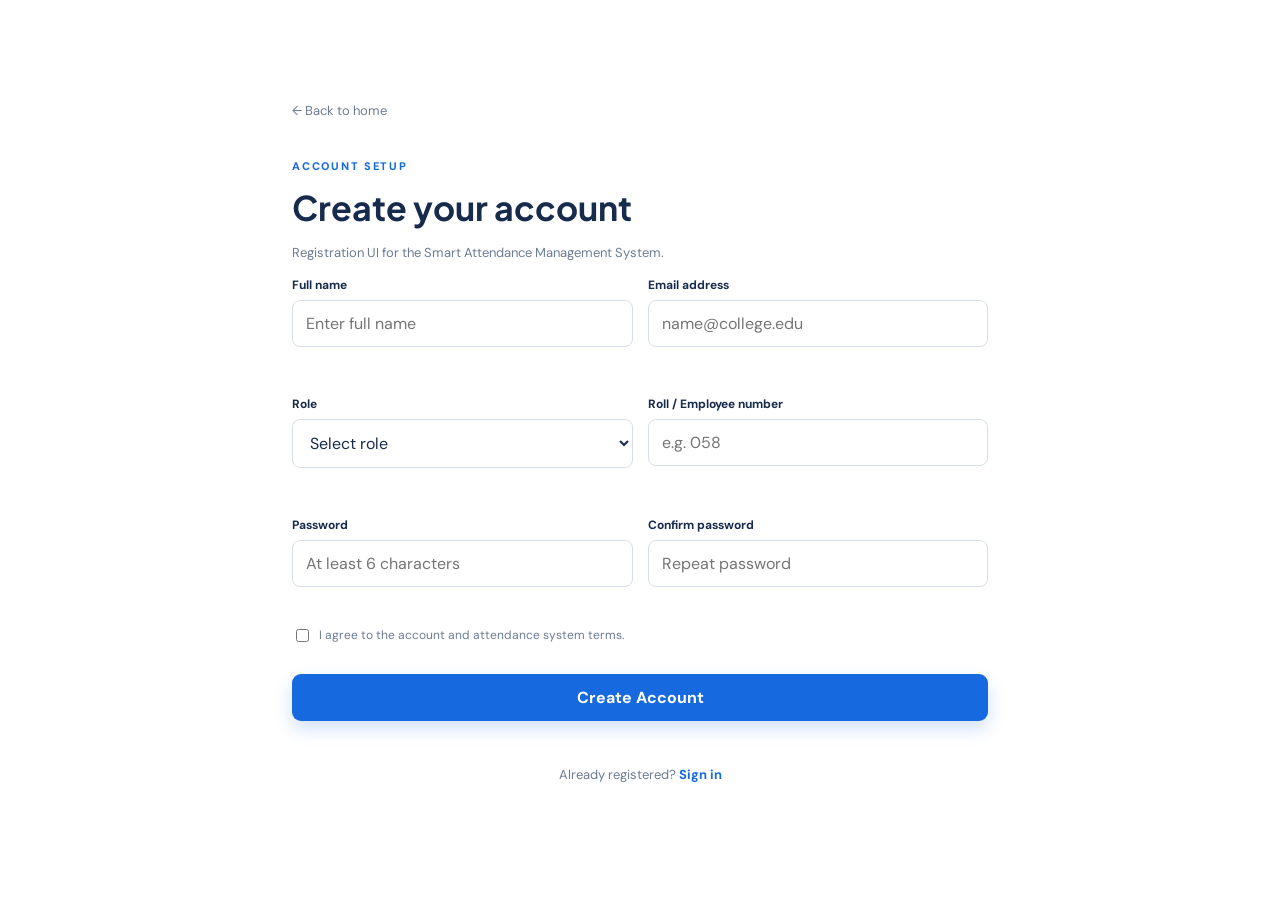
<file: pages/register.html>
<!DOCTYPE html>
<html lang="en">

<head>

  <!-- Defines the character encoding used by the webpage -->
  <meta charset="UTF-8">

  <!-- Makes the webpage responsive on mobile, tablet and desktop -->
  <meta name="viewport" content="width=device-width, initial-scale=1.0">

  <!-- Title displayed in the browser tab -->
  <title>Register | Smart Attendance</title>

  <!-- Connects this page to the main CSS stylesheet -->
  <link rel="stylesheet" href="../css/style.css">

</head>


<!--
  auth-page is used for authentication pages
  such as Login and Register.
-->
<body class="auth-page">


  <!-- =====================================================
       MAIN AUTHENTICATION CONTAINER
       ===================================================== -->

  <!--
    single-auth means this registration page uses
    a single centered form instead of the two-column
    login layout.
  -->
  <div class="auth-shell single-auth">


    <!-- ===================================================
         REGISTRATION FORM AREA
         =================================================== -->

    <div class="auth-form-wrap">


      <!-- Link to return to the homepage -->
      <a class="back-link" href="../index.html">
        ← Back to home
      </a>


      <!-- =================================================
           REGISTRATION FORM BOX
           ================================================= -->

      <div class="form-box wide">


        <!-- Small section heading -->
        <span class="eyebrow">
          ACCOUNT SETUP
        </span>


        <!-- Main registration heading -->
        <h2>
          Create your account
        </h2>


        <!-- Short description -->
        <p class="muted">
          Registration UI for the Smart Attendance Management System.
        </p>



        <!-- =================================================
             REGISTRATION FORM
             ================================================= -->

        <!--
          id="registerForm" allows JavaScript to find
          and validate this form.

          novalidate disables the browser's default
          validation because our JavaScript handles it.
        -->
        <form
          id="registerForm"
          novalidate>


          <!-- =================================================
               FORM GRID
               ================================================= -->

          <!--
            form-grid arranges the form fields into
            multiple columns using CSS.
          -->
          <div class="form-grid">


            <!-- ===============================================
                 FULL NAME
                 =============================================== -->

            <div class="form-group">

              <!-- Label connected to the name input -->
              <label for="regName">
                Full name
              </label>


              <!--
                type="text" is used for normal text.

                required means the field cannot be empty.

                minlength="3" means at least 3 characters
                are required.
              -->
              <input
                id="regName"
                type="text"
                placeholder="Enter full name"
                required
                minlength="3"
              >


              <!--
                JavaScript displays validation errors here.
              -->
              <small class="error"></small>

            </div>



            <!-- ===============================================
                 EMAIL ADDRESS
                 =============================================== -->

            <div class="form-group">

              <label for="regEmail">
                Email address
              </label>


              <!--
                type="email" is used for email input.

                required means the user must enter
                an email address.
              -->
              <input
                id="regEmail"
                type="email"
                placeholder="name@college.edu"
                required
              >


              <!-- Email validation error appears here -->
              <small class="error"></small>

            </div>



            <!-- ===============================================
                 USER ROLE
                 =============================================== -->

            <div class="form-group">

              <label for="regRole">
                Role
              </label>


              <!--
                Dropdown used to select the type of user.
              -->
              <select
                id="regRole"
                required>


                <!-- Default empty option -->
                <option value="">
                  Select role
                </option>


                <!-- Student role -->
                <option>
                  Student
                </option>


                <!-- Teacher role -->
                <option>
                  Teacher
                </option>


                <!-- Administrator role -->
                <option>
                  Admin
                </option>

              </select>


              <!-- Role validation error -->
              <small class="error"></small>

            </div>



            <!-- ===============================================
                 ROLL / EMPLOYEE NUMBER
                 =============================================== -->

            <div class="form-group">

              <label for="regId">
                Roll / Employee number
              </label>


              <!--
                This field can contain either:
                - Student roll number
                - Teacher employee number
              -->
              <input
                id="regId"
                type="text"
                placeholder="e.g. 058"
                required
              >


              <!-- Validation error -->
              <small class="error"></small>

            </div>



            <!-- ===============================================
                 PASSWORD
                 =============================================== -->

            <div class="form-group">

              <label for="regPassword">
                Password
              </label>


              <!--
                type="password" hides the characters.

                minlength="6" requires at least
                six characters.

                required means it cannot be empty.
              -->
              <input
                id="regPassword"
                type="password"
                minlength="6"
                required
                placeholder="At least 6 characters"
              >


              <!-- Password validation error -->
              <small class="error"></small>

            </div>



            <!-- ===============================================
                 CONFIRM PASSWORD
                 =============================================== -->

            <div class="form-group">

              <label for="regConfirm">
                Confirm password
              </label>


              <!--
                The user enters the password again
                to make sure both passwords match.
              -->
              <input
                id="regConfirm"
                type="password"
                minlength="6"
                required
                placeholder="Repeat password"
              >


              <!--
                JavaScript displays an error if the
                passwords do not match.
              -->
              <small class="error"></small>

            </div>


          </div>



          <!-- =================================================
               TERMS AND CONDITIONS
               ================================================= -->

          <!--
            The checkbox must be selected before
            the account can be created.
          -->
          <label class="check terms">

            <input
              id="regTerms"
              type="checkbox"
              required>

            I agree to the account and attendance system terms.

          </label>


          <!--
            Displays an error if the user does not
            accept the terms.
          -->
          <small class="error terms-error"></small>



          <!-- =================================================
               CREATE ACCOUNT BUTTON
               ================================================= -->

          <button
            class="btn btn-primary full"
            type="submit">

            Create Account

          </button>


          <!--
            JavaScript displays the registration
            success or error message here.
          -->
          <div
            id="registerMessage"
            class="form-message">
          </div>


        </form>



        <!-- =================================================
             LOGIN LINK
             ================================================= -->

        <p class="auth-switch">

          Already registered?

          <!-- Takes the user to the login page -->
          <a href="login.html">
            Sign in
          </a>

        </p>


      </div>

    </div>

  </div>



  <!-- =====================================================
       JAVASCRIPT
       
       app.js handles:
       - Form validation
       - Required fields
       - Email validation
       - Minimum password length
       - Password matching
       - Terms and conditions
       - Success/error messages
       ===================================================== -->

  <script src="../js/app.js"></script>

</body>
</html>
</file>
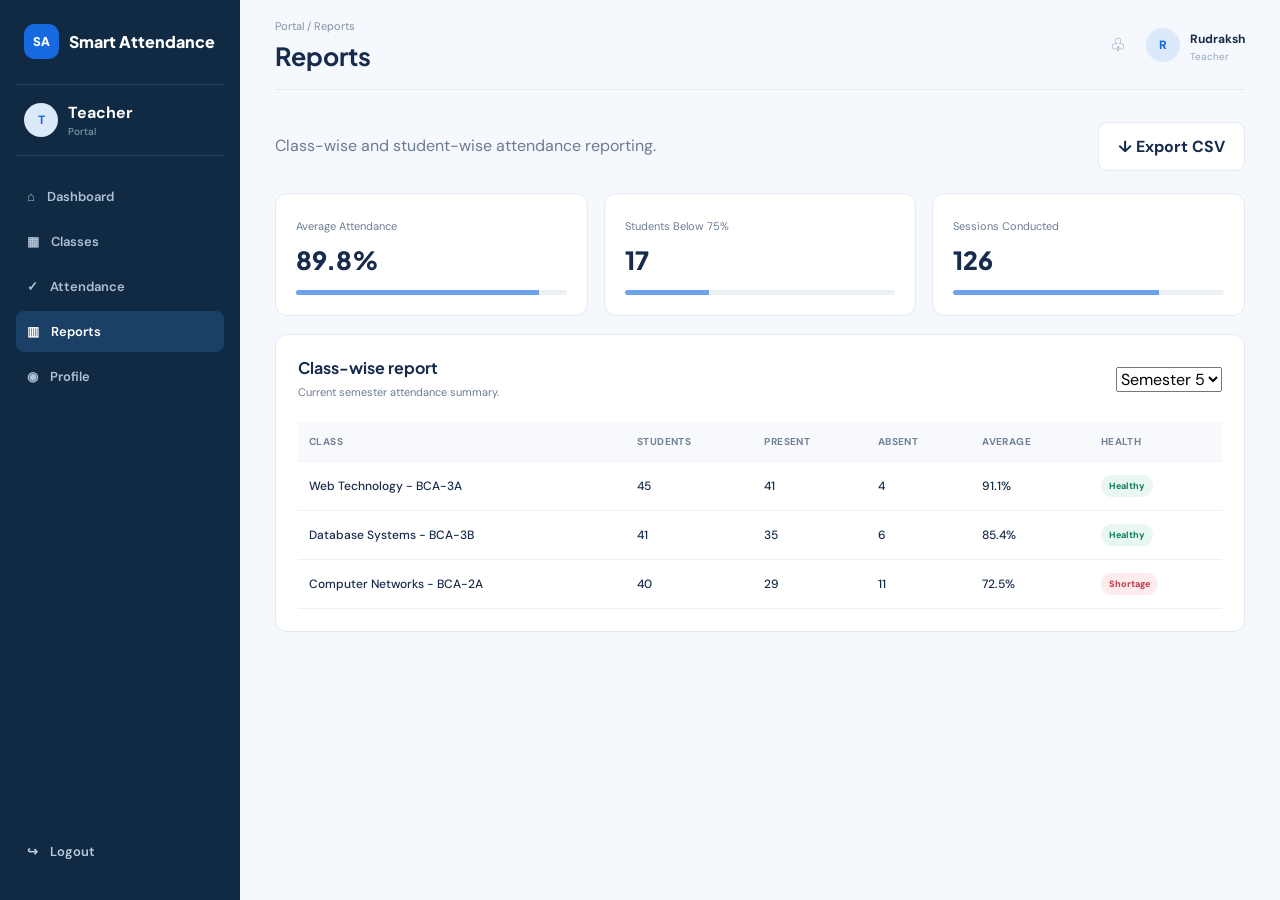
<file: pages/reports.html>
<!DOCTYPE html>
<html lang="en">

<head>

  <!-- Defines the character encoding used by the webpage -->
  <meta charset="UTF-8">

  <!-- Makes the webpage responsive on different screen sizes -->
  <meta name="viewport" content="width=device-width, initial-scale=1.0">

  <!-- Title displayed in the browser tab -->
  <title>Reports | Smart Attendance</title>

  <!-- Connects this page to the main CSS stylesheet -->
  <link rel="stylesheet" href="../css/style.css">

</head>


<!--
  dashboard-body is used for dashboard pages.
  CSS uses this class to provide the dashboard layout.
-->
<body class="dashboard-body">


  <!-- =====================================================
       MAIN DASHBOARD LAYOUT
       ===================================================== -->

  <div class="dashboard-layout">


    <!-- ===================================================
         SIDEBAR
         Contains teacher navigation
         =================================================== -->

    <aside class="sidebar">


      <!-- Smart Attendance logo -->
      <a class="brand" href="../index.html">

        <!-- SA stands for Smart Attendance -->
        <span class="brand-mark">
          SA
        </span>

        <!-- Website name -->
        <span>
          Smart Attendance
        </span>

      </a>


      <!-- =================================================
           TEACHER ROLE
           ================================================= -->

      <div class="side-role">

        <!-- Teacher avatar -->
        <span class="avatar">
          T
        </span>

        <!-- Teacher role information -->
        <div>

          <strong>
            Teacher
          </strong>

          <small>
            Portal
          </small>

        </div>

      </div>


      <!-- =================================================
           SIDEBAR NAVIGATION
           ================================================= -->

      <nav class="side-nav">


        <!-- Dashboard link -->
        <a class="" href="teacher-dashboard.html">
          ⌂ <span>Dashboard</span>
        </a>


        <!-- Classes link -->
        <a class="" href="classes.html">
          ▦ <span>Classes</span>
        </a>


        <!-- Attendance link -->
        <a class="" href="attendance.html">
          ✓ <span>Attendance</span>
        </a>


        <!-- Reports link
             "active" indicates that this is the current page -->
        <a class="active" href="reports.html">
          ▥ <span>Reports</span>
        </a>


        <!-- Profile link -->
        <a href="profile.html">
          ◉ <span>Profile</span>
        </a>

      </nav>


      <!-- Logout link -->
      <a class="logout" href="login.html">
        ↪ <span>Logout</span>
      </a>

    </aside>



    <!-- =====================================================
         MAIN CONTENT AREA
         ===================================================== -->

    <main class="main-area">


      <!-- ===================================================
           TOP BAR
           =================================================== -->

      <header class="topbar">


        <!-- Mobile menu button -->
        <button
          class="mobile-sidebar"
          aria-label="Menu">

          ☰

        </button>


        <!-- Page heading -->
        <div>

          <!-- Breadcrumb shows the current location -->
          <p class="breadcrumb">
            Portal / Reports
          </p>

          <!-- Main page title -->
          <h1>
            Reports
          </h1>

        </div>


        <!-- =================================================
             LOGGED-IN TEACHER INFORMATION
             ================================================= -->

        <div class="top-user">


          <!-- Notification icon -->
          <div class="notification">
            ♧
          </div>


          <!-- Teacher avatar -->
          <span class="avatar">
            R
          </span>


          <!-- Teacher name and role -->
          <div class="top-user-text">

            <strong>
              Rudraksh
            </strong>

            <small>
              Teacher
            </small>

          </div>

        </div>

      </header>



      <!-- =====================================================
           PAGE ACTIONS
           Contains description and Export button
           ===================================================== -->

      <div class="page-actions">


        <!-- Description of the reports page -->
        <div>

          <p class="muted">
            Class-wise and student-wise attendance reporting.
          </p>

        </div>


        <!--
          Export button.

          id="exportBtn" allows JavaScript to identify
          this button and generate a CSV file.
        -->
        <button
          class="btn btn-secondary"
          id="exportBtn">

          ↓ Export CSV

        </button>

      </div>



      <!-- =====================================================
           REPORT SUMMARY CARDS
           ===================================================== -->

      <section class="report-cards">


        <!-- =================================================
             CARD 1 - AVERAGE ATTENDANCE
             ================================================= -->

        <div class="report-card">

          <!-- Card title -->
          <span>
            Average Attendance
          </span>

          <!-- Attendance percentage -->
          <strong>
            89.8%
          </strong>


          <!-- Progress bar -->
          <div class="progress">

            <!--
              The width represents the attendance percentage.

              89.8% attendance = 89.8% progress bar width.
            -->
            <i style="width:89.8%"></i>

          </div>

        </div>



        <!-- =================================================
             CARD 2 - STUDENTS BELOW 75%
             ================================================= -->

        <div class="report-card">

          <!-- Card title -->
          <span>
            Students Below 75%
          </span>

          <!-- Number of students -->
          <strong>
            17
          </strong>


          <!-- Progress indicator -->
          <div class="progress">

            <!--
              Represents the percentage/level visually.
            -->
            <i style="width:31%"></i>

          </div>

        </div>



        <!-- =================================================
             CARD 3 - SESSIONS CONDUCTED
             ================================================= -->

        <div class="report-card">

          <!-- Card title -->
          <span>
            Sessions Conducted
          </span>

          <!-- Number of sessions -->
          <strong>
            126
          </strong>


          <!-- Progress indicator -->
          <div class="progress">

            <i style="width:76%"></i>

          </div>

        </div>

      </section>



      <!-- =====================================================
           CLASS-WISE REPORT
           ===================================================== -->

      <section class="panel">


        <!-- Heading area of the report panel -->
        <div class="panel-heading">


          <!-- Report title and description -->
          <div>

            <h2>
              Class-wise report
            </h2>

            <p>
              Current semester attendance summary.
            </p>

          </div>


          <!--
            Semester dropdown.

            It allows the teacher to select the semester
            whose attendance report they want to view.
          -->
          <select>

            <!-- Default semester -->
            <option>
              Semester 5
            </option>

            <!-- Another available semester -->
            <option>
              Semester 4
            </option>

          </select>

        </div>



        <!-- ===================================================
             REPORT TABLE
             =================================================== -->

        <div class="table-wrap">


          <!--
            id="reportTable" is important because
            app.js uses this table when exporting
            the report as CSV.
          -->
          <table id="reportTable">


            <!-- Table headings -->
            <thead>

              <tr>

                <!-- Class and subject -->
                <th>
                  Class
                </th>

                <!-- Total number of students -->
                <th>
                  Students
                </th>

                <!-- Number of present students -->
                <th>
                  Present
                </th>

                <!-- Number of absent students -->
                <th>
                  Absent
                </th>

                <!-- Average attendance -->
                <th>
                  Average
                </th>

                <!-- Overall attendance health -->
                <th>
                  Health
                </th>

              </tr>

            </thead>



            <!-- =================================================
                 REPORT DATA
                 ================================================= -->

            <tbody>


              <!-- ================= CLASS 1 ================= -->

              <tr>

                <!-- Class name -->
                <td>
                  Web Technology - BCA-3A
                </td>

                <!-- Total students -->
                <td>
                  45
                </td>

                <!-- Present students -->
                <td>
                  41
                </td>

                <!-- Absent students -->
                <td>
                  4
                </td>

                <!-- Attendance percentage -->
                <td>
                  91.1%
                </td>

                <!-- Attendance health -->
                <td>

                  <!--
                    success badge indicates a healthy
                    attendance level.
                  -->
                  <span class="badge success">
                    Healthy
                  </span>

                </td>

              </tr>



              <!-- ================= CLASS 2 ================= -->

              <tr>

                <td>
                  Database Systems - BCA-3B
                </td>

                <td>
                  41
                </td>

                <td>
                  35
                </td>

                <td>
                  6
                </td>

                <td>
                  85.4%
                </td>

                <td>

                  <span class="badge success">
                    Healthy
                  </span>

                </td>

              </tr>



              <!-- ================= CLASS 3 ================= -->

              <tr>

                <td>
                  Computer Networks - BCA-2A
                </td>

                <td>
                  40
                </td>

                <td>
                  29
                </td>

                <td>
                  11
                </td>

                <td>
                  72.5%
                </td>

                <td>

                  <!--
                    danger badge indicates that attendance
                    is below the required level.
                  -->
                  <span class="badge danger">
                    Shortage
                  </span>

                </td>

              </tr>


            </tbody>

          </table>

        </div>

      </section>

    </main>

  </div>



  <!-- =====================================================
       JAVASCRIPT
       
       app.js handles the interactive features of this page.

       In this page it is mainly responsible for:
       - Exporting the report as CSV
       - Mobile sidebar interaction
       ===================================================== -->

  <script src="../js/app.js"></script>

</body>
</html>
</file>
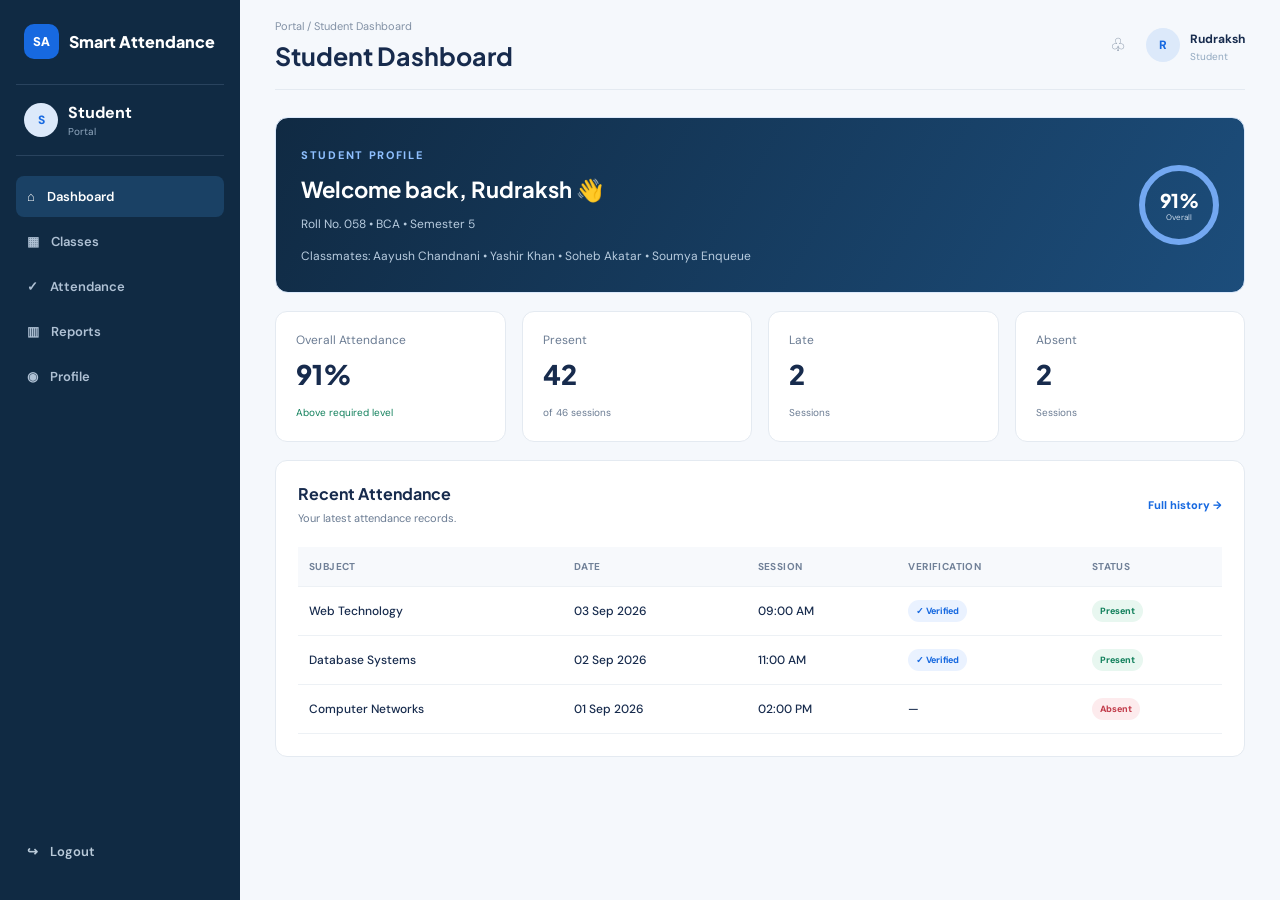
<file: pages/student-dashboard.html>
<!DOCTYPE html>
<html lang="en">

<head>
  <!--
    Character encoding
    UTF-8 allows the page to display normal text,
    symbols and emojis correctly.
  -->
  <meta charset="UTF-8">

  <!--
    Makes the website responsive.
    The page will adjust according to the screen size
    of mobile, tablet or desktop.
  -->
  <meta name="viewport" content="width=device-width, initial-scale=1.0">

  <!-- Title shown in the browser tab -->
  <title>Student Dashboard | Smart Attendance</title>

  <!--
    Linking our common CSS file.
    ../ means go one folder back and then open css/style.css.
  -->
  <link rel="stylesheet" href="../css/style.css">
</head>


<!--
  dashboard-body:
  This class is used to apply dashboard-specific styling
  from our CSS file.
-->
<body class="dashboard-body">

  <!--
    Main dashboard layout.
    It contains two major parts:
    1. Sidebar
    2. Main content area
  -->
  <div class="dashboard-layout">


    <!-- =====================================================
         SIDEBAR
         ===================================================== -->

    <aside class="sidebar">

      <!--
        Website logo / brand.
        Clicking it takes the user back to the home page.
      -->
      <a class="brand" href="../index.html">

        <!-- Small logo box -->
        <span class="brand-mark">SA</span>

        <!-- Website name -->
        <span>Smart Attendance</span>

      </a>


      <!--
        Shows the current user's role.
        In this page the user is a Student.
      -->
      <div class="side-role">

        <!-- Student avatar -->
        <span class="avatar">S</span>

        <div>
          <strong>Student</strong>
          <small>Portal</small>
        </div>

      </div>


      <!--
        Navigation menu for the student dashboard.
      -->
      <nav class="side-nav">

        <!--
          Dashboard is currently selected.
          The "active" class highlights this link.
        -->
        <a class="active" href="student-dashboard.html">
          ⌂
          <span>Dashboard</span>
        </a>

        <!-- Classes page -->
        <a class="" href="classes.html">
          ▦
          <span>Classes</span>
        </a>

        <!-- Attendance page -->
        <a class="" href="attendance.html">
          ✓
          <span>Attendance</span>
        </a>

        <!-- Reports page -->
        <a class="" href="reports.html">
          ▥
          <span>Reports</span>
        </a>

        <!-- Profile page -->
        <a href="profile.html">
          ◉
          <span>Profile</span>
        </a>

      </nav>


      <!--
        Logout link.
        Currently it simply takes the user to the login page.
      -->
      <a class="logout" href="login.html">
        ↪
        <span>Logout</span>
      </a>

    </aside>


    <!-- =====================================================
         MAIN CONTENT AREA
         ===================================================== -->

    <main class="main-area">


      <!-- =====================================================
           TOP BAR
           ===================================================== -->

      <header class="topbar">

        <!--
          Mobile sidebar button.
          JavaScript in app.js uses this button to open/close
          the sidebar on smaller screens.
        -->
        <button class="mobile-sidebar" aria-label="Menu">
          ☰
        </button>


        <!--
          Breadcrumb and page heading.
          Breadcrumb tells the user where they are.
        -->
        <div>

          <p class="breadcrumb">
            Portal / Student Dashboard
          </p>

          <h1>
            Student Dashboard
          </h1>

        </div>


        <!--
          Information about the currently logged-in student.
        -->
        <div class="top-user">

          <!-- Notification icon -->
          <div class="notification">
            ♧
          </div>

          <!-- Student avatar -->
          <span class="avatar">
            R
          </span>

          <!-- Student name and role -->
          <div class="top-user-text">

            <strong>Rudraksh</strong>

            <small>
              Student
            </small>

          </div>

        </div>

      </header>



      <!-- =====================================================
           STUDENT HERO / WELCOME SECTION
           ===================================================== -->

      <section class="student-hero">

        <!-- Student information -->
        <div>

          <!-- Small section label -->
          <span class="eyebrow">
            STUDENT PROFILE
          </span>


          <!-- Welcome message -->
          <h2>
            Welcome back, Rudraksh 👋
          </h2>


          <!--
            Basic student information.
            Roll number, course and semester are displayed here.
          -->
          <p>
            Roll No. 058 • BCA • Semester 5
          </p>


          <!--
            Names of classmates.
            This is static frontend information for the demo.
          -->
          <p class="student-roster">
            Classmates:
            Aayush Chandnani •
            Yashir Khan •
            Soheb Akatar •
            Soumya Enqueue
          </p>

        </div>


        <!--
          Circular attendance indicator.
          It displays the student's overall attendance percentage.
        -->
        <div class="attendance-ring">

          <strong>
            91%
          </strong>

          <span>
            Overall
          </span>

        </div>

      </section>



      <!-- =====================================================
           ATTENDANCE STATISTICS
           ===================================================== -->

      <!--
        stats-grid:
        Creates a grid containing multiple statistic cards.
      -->
      <section class="stats-grid student-stats">


        <!-- Overall Attendance Card -->
        <div class="stat-card">

          <span>
            Overall Attendance
          </span>

          <!-- Attendance percentage -->
          <strong>
            91%
          </strong>

          <!-- Positive status message -->
          <small class="positive">
            Above required level
          </small>

        </div>


        <!-- Present Sessions Card -->
        <div class="stat-card">

          <span>
            Present
          </span>

          <!-- Number of sessions attended -->
          <strong>
            42
          </strong>

          <small>
            of 46 sessions
          </small>

        </div>


        <!-- Late Sessions Card -->
        <div class="stat-card">

          <span>
            Late
          </span>

          <!-- Number of late sessions -->
          <strong>
            2
          </strong>

          <small>
            Sessions
          </small>

        </div>


        <!-- Absent Sessions Card -->
        <div class="stat-card">

          <span>
            Absent
          </span>

          <!-- Number of absent sessions -->
          <strong>
            2
          </strong>

          <small>
            Sessions
          </small>

        </div>

      </section>



      <!-- =====================================================
           RECENT ATTENDANCE SECTION
           ===================================================== -->

      <section class="panel">


        <!--
          Panel heading contains:
          1. Section title
          2. Description
          3. Link to complete attendance history
        -->
        <div class="panel-heading">

          <div>

            <h2>
              Recent Attendance
            </h2>

            <p>
              Your latest attendance records.
            </p>

          </div>


          <!--
            This link takes the student to the complete
            attendance page.
          -->
          <a class="text-link" href="attendance.html">
            Full history →
          </a>

        </div>



        <!--
          table-wrap makes the table responsive.
          On smaller screens, CSS can allow the table
          to scroll horizontally.
        -->
        <div class="table-wrap">


          <!-- Attendance table -->
          <table>


            <!-- Table headings -->
            <thead>

              <tr>

                <th>
                  Subject
                </th>

                <th>
                  Date
                </th>

                <th>
                  Session
                </th>

                <th>
                  Verification
                </th>

                <th>
                  Status
                </th>

              </tr>

            </thead>


            <!-- Table data -->
            <tbody>


              <!-- =================================================
                   RECORD 1
                   ================================================= -->

              <tr>

                <!-- Subject name -->
                <td>
                  Web Technology
                </td>

                <!-- Attendance date -->
                <td>
                  03 Sep 2026
                </td>

                <!-- Class/session time -->
                <td>
                  09:00 AM
                </td>

                <!-- Face verification status -->
                <td>
                  <span class="badge verified">
                    ✓ Verified
                  </span>
                </td>

                <!-- Attendance status -->
                <td>
                  <span class="badge success">
                    Present
                  </span>
                </td>

              </tr>



              <!-- =================================================
                   RECORD 2
                   ================================================= -->

              <tr>

                <td>
                  Database Systems
                </td>

                <td>
                  02 Sep 2026
                </td>

                <td>
                  11:00 AM
                </td>

                <!-- Verification was successful -->
                <td>
                  <span class="badge verified">
                    ✓ Verified
                  </span>
                </td>

                <!-- Student was present -->
                <td>
                  <span class="badge success">
                    Present
                  </span>
                </td>

              </tr>



              <!-- =================================================
                   RECORD 3
                   ================================================= -->

              <tr>

                <td>
                  Computer Networks
                </td>

                <td>
                  01 Sep 2026
                </td>

                <td>
                  02:00 PM
                </td>

                <!--
                  "—" means that verification information
                  is not available for this record.
                -->
                <td>
                  —
                </td>

                <!-- Student was absent -->
                <td>
                  <span class="badge danger">
                    Absent
                  </span>
                </td>

              </tr>


            </tbody>

          </table>

        </div>

      </section>


    </main>

  </div>


  <!--
    Connecting the common JavaScript file.

    app.js contains functions such as:
    - Mobile sidebar
    - Form validation
    - Password visibility
    - Modal handling
    - Attendance interactions
    - Table search
    - CSV export

    JavaScript is loaded at the end so that the HTML
    elements are already available when the script runs.
  -->
  <script src="../js/app.js"></script>

</body>
</html>
</file>
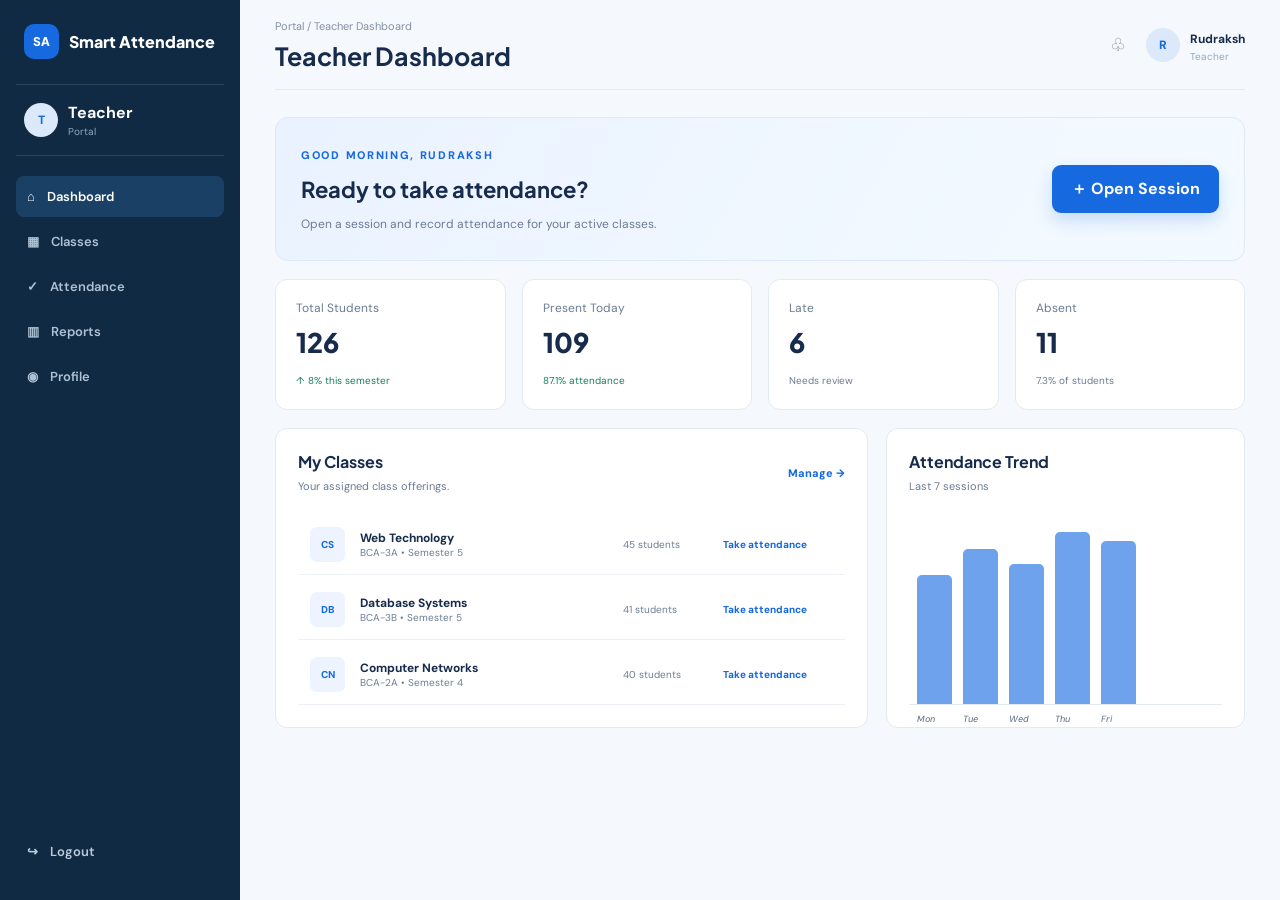
<file: pages/teacher-dashboard.html>
<!DOCTYPE html>
<html lang="en">

<head>

  <!--
    UTF-8 is used for character encoding.
    It allows the page to correctly display text,
    symbols and special characters.
  -->
  <meta charset="UTF-8">

  <!--
    Makes the website responsive.
    This helps the dashboard work on mobile,
    tablet and desktop screens.
  -->
  <meta name="viewport" content="width=device-width, initial-scale=1.0">

  <!-- Title displayed in the browser tab -->
  <title>Teacher Dashboard | Smart Attendance</title>

  <!--
    Connecting the common CSS file.

    ../ means:
    Go one folder back, then open the css folder
    and use style.css.
  -->
  <link rel="stylesheet" href="../css/style.css">

</head>


<!--
  dashboard-body is a CSS class used for pages
  that have the dashboard layout.
-->
<body class="dashboard-body">


  <!--
    Main dashboard container.

    It contains:
    1. Sidebar
    2. Main content area
  -->
  <div class="dashboard-layout">


    <!-- =====================================================
         SIDEBAR
         ===================================================== -->

    <aside class="sidebar">

      <!--
        Smart Attendance logo/brand.

        Clicking this takes the user back to
        the main home page.
      -->
      <a class="brand" href="../index.html">

        <!-- SA = Smart Attendance -->
        <span class="brand-mark">SA</span>

        <!-- Website name -->
        <span>Smart Attendance</span>

      </a>


      <!--
        Displays the role of the current user.

        Here the user is a Teacher.
      -->
      <div class="side-role">

        <!-- Teacher avatar -->
        <span class="avatar">T</span>

        <div>

          <!-- User role -->
          <strong>Teacher</strong>

          <!-- Portal type -->
          <small>Portal</small>

        </div>

      </div>


      <!--
        Navigation menu for the teacher.
      -->
      <nav class="side-nav">


        <!--
          Teacher Dashboard link.

          The "active" class tells CSS that
          this is the currently selected page.
        -->
        <a class="active" href="teacher-dashboard.html">

          <!-- Dashboard icon -->
          ⌂

          <!-- Link text -->
          <span>Dashboard</span>

        </a>


        <!-- Classes page -->
        <a class="" href="classes.html">

          ▦

          <span>Classes</span>

        </a>


        <!-- Attendance page -->
        <a class="" href="attendance.html">

          ✓

          <span>Attendance</span>

        </a>


        <!-- Reports page -->
        <a class="" href="reports.html">

          ▥

          <span>Reports</span>

        </a>


        <!-- Profile page -->
        <a href="profile.html">

          ◉

          <span>Profile</span>

        </a>

      </nav>


      <!--
        Logout button.

        Currently it simply redirects the user
        to the login page.
      -->
      <a class="logout" href="login.html">

        ↪

        <span>Logout</span>

      </a>

    </aside>



    <!-- =====================================================
         MAIN CONTENT AREA
         ===================================================== -->

    <main class="main-area">


      <!-- =====================================================
           TOP BAR
           ===================================================== -->

      <header class="topbar">


        <!--
          Mobile sidebar button.

          app.js detects this button and allows
          the sidebar to open/close on mobile devices.
        -->
        <button class="mobile-sidebar" aria-label="Menu">

          ☰

        </button>


        <!--
          Breadcrumb tells the user where they currently are.
        -->
        <div>

          <p class="breadcrumb">
            Portal / Teacher Dashboard
          </p>


          <!-- Main page heading -->
          <h1>
            Teacher Dashboard
          </h1>

        </div>


        <!--
          Information about the currently logged-in teacher.
        -->
        <div class="top-user">


          <!-- Notification icon -->
          <div class="notification">
            ♧
          </div>


          <!-- Teacher avatar -->
          <span class="avatar">
            R
          </span>


          <!-- Teacher name and role -->
          <div class="top-user-text">

            <strong>
              Rudraksh
            </strong>

            <small>
              Teacher
            </small>

          </div>

        </div>

      </header>



      <!-- =====================================================
           WELCOME BANNER
           ===================================================== -->

      <section class="welcome-banner">


        <!-- Welcome text -->
        <div>

          <!-- Small heading -->
          <span class="eyebrow">
            GOOD MORNING, RUDRAKSH
          </span>


          <!-- Main welcome message -->
          <h2>
            Ready to take attendance?
          </h2>


          <!-- Description -->
          <p>
            Open a session and record attendance for your active classes.
          </p>

        </div>


        <!--
          Button for opening an attendance session.

          It takes the teacher to the attendance page.
        -->
        <a class="btn btn-primary" href="attendance.html">

          ＋ Open Session

        </a>

      </section>



      <!-- =====================================================
           STATISTICS CARDS
           ===================================================== -->

      <!--
        stats-grid creates a grid of statistic cards.
        These cards give the teacher a quick overview
        of today's attendance.
      -->
      <section class="stats-grid">


        <!-- =================================================
             TOTAL STUDENTS
             ================================================= -->

        <div class="stat-card">

          <!-- Card title -->
          <span>
            Total Students
          </span>


          <!-- Total number of students -->
          <strong>
            126
          </strong>


          <!-- Additional information -->
          <small class="positive">
            ↑ 8% this semester
          </small>

        </div>



        <!-- =================================================
             PRESENT TODAY
             ================================================= -->

        <div class="stat-card">

          <span>
            Present Today
          </span>


          <!-- Number of students currently present -->
          <strong>
            109
          </strong>


          <!-- Attendance percentage -->
          <small class="positive">
            87.1% attendance
          </small>

        </div>



        <!-- =================================================
             LATE STUDENTS
             ================================================= -->

        <div class="stat-card">

          <span>
            Late
          </span>


          <!-- Number of late students -->
          <strong>
            6
          </strong>


          <!-- Message for teacher -->
          <small>
            Needs review
          </small>

        </div>



        <!-- =================================================
             ABSENT STUDENTS
             ================================================= -->

        <div class="stat-card">

          <span>
            Absent
          </span>


          <!-- Number of absent students -->
          <strong>
            11
          </strong>


          <!-- Percentage of absent students -->
          <small>
            7.3% of students
          </small>

        </div>

      </section>



      <!-- =====================================================
           CONTENT GRID
           ===================================================== -->

      <!--
        content-grid divides the lower dashboard
        into two main sections:

        1. My Classes
        2. Attendance Trend
      -->
      <div class="content-grid">



        <!-- ===================================================
             MY CLASSES
             =================================================== -->

        <section class="panel">


          <!--
            Panel heading contains the title,
            description and Manage link.
          -->
          <div class="panel-heading">


            <!-- Title and description -->
            <div>

              <h2>
                My Classes
              </h2>

              <p>
                Your assigned class offerings.
              </p>

            </div>


            <!--
              Takes the teacher to the Classes page
              where classes can be managed.
            -->
            <a class="text-link" href="classes.html">

              Manage →

            </a>

          </div>



          <!--
            List of classes assigned to the teacher.
          -->
          <div class="class-list">



            <!-- ===============================================
                 CLASS 1 - WEB TECHNOLOGY
                 =============================================== -->

            <div class="class-row">


              <!--
                Short icon for the subject.
                CS is being used as a visual abbreviation.
              -->
              <div class="class-icon">
                CS
              </div>


              <!-- Class information -->
              <div>

                <!-- Subject name -->
                <strong>
                  Web Technology
                </strong>


                <!-- Class, section and semester -->
                <small>
                  BCA-3A • Semester 5
                </small>

              </div>


              <!-- Number of students -->
              <span>
                45 students
              </span>


              <!--
                Link to take attendance for this class.
              -->
              <a href="attendance.html">
                Take attendance
              </a>

            </div>



            <!-- ===============================================
                 CLASS 2 - DATABASE SYSTEMS
                 =============================================== -->

            <div class="class-row">


              <!-- Subject abbreviation -->
              <div class="class-icon">
                DB
              </div>


              <!-- Class information -->
              <div>

                <strong>
                  Database Systems
                </strong>

                <small>
                  BCA-3B • Semester 5
                </small>

              </div>


              <!-- Number of students -->
              <span>
                41 students
              </span>


              <!-- Attendance link -->
              <a href="attendance.html">
                Take attendance
              </a>

            </div>



            <!-- ===============================================
                 CLASS 3 - COMPUTER NETWORKS
                 =============================================== -->

            <div class="class-row">


              <!-- Subject abbreviation -->
              <div class="class-icon">
                CN
              </div>


              <!-- Class information -->
              <div>

                <strong>
                  Computer Networks
                </strong>

                <small>
                  BCA-2A • Semester 4
                </small>

              </div>


              <!-- Number of students -->
              <span>
                40 students
              </span>


              <!-- Attendance link -->
              <a href="attendance.html">
                Take attendance
              </a>

            </div>


          </div>

        </section>



        <!-- ===================================================
             ATTENDANCE TREND
             =================================================== -->

        <section class="panel">


          <!-- Heading of the attendance chart -->
          <div class="panel-heading">

            <div>

              <h2>
                Attendance Trend
              </h2>

              <p>
                Last 7 sessions
              </p>

            </div>

          </div>



          <!--
            Simple bar chart.

            Each <i> element represents one day/session.

            The inline style controls the height of
            each bar using percentage values.
          -->
          <div class="bar-chart">


            <!-- Monday - 68% -->
            <i style="height:68%">

              <b>
                Mon
              </b>

            </i>


            <!-- Tuesday - 82% -->
            <i style="height:82%">

              <b>
                Tue
              </b>

            </i>


            <!-- Wednesday - 74% -->
            <i style="height:74%">

              <b>
                Wed
              </b>

            </i>


            <!-- Thursday - 91% -->
            <i style="height:91%">

              <b>
                Thu
              </b>

            </i>


            <!-- Friday - 86% -->
            <i style="height:86%">

              <b>
                Fri
              </b>

            </i>


          </div>

        </section>


      </div>


    </main>

  </div>



  <!--
    Connecting the common JavaScript file.

    app.js handles interactive functionality
    used throughout the project.

    For example:
    - Mobile sidebar
    - Form validation
    - Password visibility
    - Modals
    - Attendance buttons
    - Table searching
    - CSV export
  -->
  <script src="../js/app.js"></script>

</body>
</html>
</file>
<file: css/style.css>
/* =========================================================
   GOOGLE FONTS
   Imports the fonts used throughout the website.
   DM Sans is mainly used for normal text.
   Plus Jakarta Sans is used for headings.
   ========================================================= */

@import url('https://fonts.googleapis.com/css2?family=DM+Sans:wght@400;500;600;700&family=Plus+Jakarta+Sans:wght@600;700;800&display=swap');


/* =========================================================
   ROOT VARIABLES
   CSS variables allow us to store commonly used colors
   and values and reuse them throughout the stylesheet.
   ========================================================= */

:root {
  --navy: #102a43;
  --blue: #1769e0;
  --blue2: #0b57c7;
  --teal: #149c91;
  --bg: #f5f8fc;
  --card: #fff;
  --text: #172b4d;
  --muted: #6b7c93;
  --border: #e4eaf1;
  --green: #12805c;
  --red: #c23b4a;
  --amber: #a96b00;

  /* Common shadow used for cards */
  --shadow: 0 12px 35px rgba(20,42,70,.08);
}


/* =========================================================
   BASIC / GLOBAL STYLES
   ========================================================= */

/* Makes width and height calculations easier */
* {
  box-sizing: border-box;
}

/* Enables smooth scrolling when navigating to sections */
html {
  scroll-behavior: smooth;
}

/* Basic body styling */
body {
  margin: 0;
  background: var(--bg);
  color: var(--text);
  font-family: "DM Sans", Arial, sans-serif;
}

/* Remove default underline from links */
a {
  text-decoration: none;
  color: inherit;
}

/* Make form elements use the same font as the website */
button,
input,
select {
  font: inherit;
}

/* Change cursor to pointer when hovering over buttons */
button {
  cursor: pointer;
}


/* =========================================================
   HEADINGS
   ========================================================= */

h1,
h2,
h3 {
  font-family: "Plus Jakarta Sans", Arial, sans-serif;
  margin: 0;
}

/* Improve paragraph readability */
p {
  line-height: 1.65;
}

/* Class used for less important / secondary text */
.muted {
  color: var(--muted);
}


/* =========================================================
   WEBSITE HEADER / NAVIGATION
   ========================================================= */

.site-header {
  height: 76px;

  /* White navigation bar */
  background: #fff;

  /* Put items horizontally in the header */
  display: flex;
  align-items: center;
  justify-content: space-between;

  /* Horizontal spacing */
  padding: 0 6%;

  /* Bottom border */
  border-bottom: 1px solid var(--border);

  /* Header remains visible while scrolling */
  position: sticky;
  top: 0;
  z-index: 20;
}


/* Website logo / brand */
.brand {
  display: flex;
  align-items: center;
  gap: 10px;

  font-family: "Plus Jakarta Sans";
  font-weight: 800;
}


/* Small square logo icon */
.brand-mark {
  width: 35px;
  height: 35px;
  border-radius: 10px;

  background: var(--blue);
  color: #fff;

  /* Centers the text inside the logo */
  display: grid;
  place-items: center;

  font-size: 12px;
}


/* Light version of the brand */
.brand.light {
  color: #fff;
}


/* Navigation links container */
.nav-links {
  display: flex;
  align-items: center;
  gap: 26px;

  font-weight: 600;
  font-size: 14px;
}


/* Normal navigation links */
.nav-links a {
  color: #53657b;
}


/* Highlight the currently selected page */
.nav-links .active {
  color: var(--blue);
}


/* Login / navigation button */
.nav-button {
  background: var(--navy) !important;
  color: #fff !important;

  padding: 11px 17px;
  border-radius: 9px;
}


/* Mobile hamburger menu */
.menu-toggle {
  display: none;
  border: 0;
  background: transparent;
  font-size: 25px;
}


/* =========================================================
   HERO SECTION
   ========================================================= */

.hero {
  max-width: 1200px;
  margin: 0 auto;

  padding: 86px 30px 80px;

  /* Two-column layout */
  display: grid;
  grid-template-columns: 1.2fr .8fr;

  gap: 70px;
  align-items: center;
}


/* Small text above the main heading */
.eyebrow {
  font-size: 11px;
  letter-spacing: 1.7px;
  font-weight: 800;

  color: var(--blue);

  display: inline-block;
  margin-bottom: 13px;
}


/* Main hero heading */
.hero h1 {
  font-size: 58px;
  line-height: 1.08;
  letter-spacing: -2px;
}


/* Highlighted part of heading */
.hero h1 span {
  color: var(--blue);
}


/* Hero description */
.hero p {
  font-size: 18px;
  color: var(--muted);
  max-width: 650px;
}


/* Buttons inside hero section */
.hero-actions {
  display: flex;
  gap: 12px;
  margin: 28px 0;
}


/* Common button styling */
.btn {
  border: 0;
  border-radius: 9px;

  padding: 13px 19px;

  font-weight: 700;

  display: inline-flex;
  justify-content: center;
  align-items: center;
  gap: 8px;
}


/* Primary blue button */
.btn-primary {
  background: var(--blue);
  color: #fff;

  box-shadow: 0 8px 18px rgba(23,105,224,.2);
}


/* Darker blue when hovering */
.btn-primary:hover {
  background: var(--blue2);
}


/* Secondary white button */
.btn-secondary {
  background: #fff;
  color: var(--text);
  border: 1px solid var(--border);
}


/* Makes an element take the full width */
.full {
  width: 100%;
}


/* Small feature points below hero buttons */
.hero-points {
  display: flex;
  flex-wrap: wrap;
  gap: 18px;

  font-size: 12px;
  font-weight: 600;
  color: #64758a;
}


/* =========================================================
   HERO STATISTICS CARD
   ========================================================= */

.hero-card {
  background: #fff;
  border: 1px solid var(--border);

  border-radius: 18px;
  padding: 26px;

  box-shadow: var(--shadow);

  /* Slightly rotates the card for visual effect */
  transform: rotate(1deg);
}


/* Top row inside card */
.card-top {
  display: flex;
  justify-content: space-between;
  font-weight: 700;
}


/* Green status indicator */
.status-dot {
  color: var(--green);
  font-size: 12px;
}


/* Large statistic number */
.big-stat {
  font: 800 38px "Plus Jakarta Sans";
  margin: 28px 0 18px;
}


/* Small text underneath the statistic */
.big-stat small {
  display: block;
  font: 500 12px "DM Sans";
  color: var(--muted);
  margin-top: 4px;
}


/* Small bar chart */
.mini-chart {
  height: 100px;

  display: flex;
  align-items: end;
  gap: 10px;

  border-bottom: 1px solid var(--border);

  margin-bottom: 18px;
}


/* Individual bars */
.mini-chart i {
  flex: 1;
  background: #8bb5f4;
  border-radius: 5px 5px 0 0;
}


/* Rows showing overview information */
.overview-row {
  display: flex;
  justify-content: space-between;

  padding: 9px 0;

  border-bottom: 1px solid #eef2f6;

  font-size: 13px;
}


/* Secondary text inside overview rows */
.overview-row span {
  color: var(--muted);
}


/* =========================================================
   GENERAL CONTENT SECTIONS
   ========================================================= */

.section {
  max-width: 1200px;
  margin: 0 auto;
  padding: 70px 30px;
}


/* Centered section heading */
.section-heading {
  text-align: center;

  max-width: 700px;
  margin: 0 auto 38px;
}


/* Section title */
.section-heading h2 {
  font-size: 32px;
}


/* Section description */
.section-heading p {
  color: var(--muted);
}


/* Feature and role cards use a grid */
.feature-grid,
.role-grid {
  display: grid;
  grid-template-columns: repeat(4, 1fr);
  gap: 18px;
}


/* Individual feature / role card */
.feature-card,
.role-card {
  background: #fff;
  border: 1px solid var(--border);

  padding: 26px;
  border-radius: 14px;
}


/* Feature icon */
.feature-card .icon {
  width: 43px;
  height: 43px;

  background: #edf4ff;
  border-radius: 11px;

  display: grid;
  place-items: center;

  margin-bottom: 20px;
}


/* Card headings */
.feature-card h3,
.role-card h3 {
  font-size: 17px;
  margin-bottom: 8px;
}


/* Card descriptions */
.feature-card p,
.role-card p {
  font-size: 13px;
  color: var(--muted);
}


/* Roles section has slightly less top spacing */
.roles-section {
  padding-top: 30px;
}


/* Role cards use 3 columns */
.role-grid {
  grid-template-columns: repeat(3, 1fr);
}


/* Allows content inside role cards to be positioned */
.role-card {
  position: relative;
  overflow: hidden;
}


/* Small role label */
.role-card > span {
  font-size: 11px;
  color: var(--blue);
  font-weight: 800;
}


/* Link inside role card */
.role-card a {
  font-size: 12px;
  font-weight: 800;
  color: var(--blue);
}


/* =========================================================
   FOOTER
   ========================================================= */

.footer {
  background: var(--navy);
  color: #fff;

  padding: 32px 7%;

  display: flex;
  justify-content: space-between;
}


/* Footer secondary text */
.footer p {
  color: #a9b9cc;
  font-size: 12px;
}


/* =========================================================
   AUTHENTICATION PAGES
   Login / Registration
   ========================================================= */

.auth-page {
  min-height: 100vh;
  background: #eef3f9;
}


/* Main authentication layout */
.auth-shell {
  min-height: 100vh;

  display: grid;

  /* Left side 45%, right side 55% */
  grid-template-columns: 45% 55%;

  background: #fff;
}


/* Left visual section */
.auth-visual {
  background: linear-gradient(145deg, #102a43, #1a4f84);
  color: #fff;

  padding: 8%;

  display: flex;
  flex-direction: column;

  justify-content: space-between;
}


/* Authentication heading */
.auth-visual h1 {
  font-size: 45px;
  max-width: 430px;
}


/* Authentication description */
.auth-visual p {
  color: #c7d8ea;
  max-width: 450px;
}


/* Small note */
.auth-note {
  font-size: 12px;
  color: #a9c2db;
}


/* Right side form container */
.auth-form-wrap {
  padding: 42px 8%;

  display: flex;
  flex-direction: column;

  justify-content: center;
}


/* Back link */
.back-link {
  color: var(--muted);
  font-size: 13px;
  margin-bottom: 35px;
}


/* Main form box */
.form-box {
  max-width: 480px;
  width: 100%;
  margin: auto;
}


/* Wider form */
.form-box.wide {
  max-width: 700px;
}


/* Form heading */
.form-box h2 {
  font-size: 34px;
}


/* Form subtitle */
.form-box > .muted {
  font-size: 13px;
}


/* Space between form fields */
.form-group {
  margin: 0 0 17px;
}


/* Form labels */
.form-group label {
  font-size: 12px;
  font-weight: 700;

  display: block;

  margin-bottom: 7px;
}


/* Form inputs, selects and search boxes */
.form-group input,
.form-group select,
.search-input,
.filter-row select {
  width: 100%;

  border: 1px solid #d6dfe9;
  border-radius: 8px;

  padding: 12px 13px;

  background: #fff;
  outline: 0;

  color: var(--text);
}


/* Input focus effect */
.form-group input:focus,
.form-group select:focus,
.search-input:focus {
  border-color: var(--blue);

  box-shadow: 0 0 0 3px #eaf2ff;
}


/* Error message */
.error {
  display: block;

  color: var(--red);
  font-size: 11px;

  margin-top: 4px;

  min-height: 13px;
}


/* Password field container */
.password-field {
  position: relative;
}


/* Leave space for Show/Hide button */
.password-field input {
  padding-right: 65px;
}


/* Show/Hide password button */
.show-password {
  position: absolute;

  right: 7px;
  top: 7px;

  border: 0;

  background: #eef4fb;

  padding: 6px 8px;

  border-radius: 6px;

  font-size: 11px;
  color: var(--blue);
}


/* Remember-me and Forgot Password row */
.form-options {
  display: flex;
  justify-content: space-between;
  align-items: center;

  font-size: 12px;

  margin: 3px 0 20px;
}


/* Checkbox styling */
.check {
  font-size: 12px;
  color: var(--muted);

  display: flex;
  gap: 7px;

  align-items: center;
}


/* Links inside authentication forms */
.form-options a,
.auth-switch a {
  color: var(--blue);
  font-weight: 700;
}


/* Switch between Login and Registration */
.auth-switch {
  text-align: center;

  color: var(--muted);
  font-size: 13px;
}


/* Form result message */
.form-message {
  font-size: 12px;
  margin-top: 12px;

  text-align: center;

  min-height: 18px;
}


/* Success message */
.form-message.success {
  color: var(--green);
}


/* Error message */
.form-message.error-msg {
  color: var(--red);
}


/* Demo login links */
.demo-links {
  border-top: 1px solid var(--border);

  margin-top: 25px;
  padding-top: 17px;

  font-size: 12px;
  text-align: center;
}


/* Arrange demo links horizontally */
.demo-links div {
  display: flex;
  justify-content: center;

  gap: 10px;
  margin-top: 10px;
}


/* Individual demo links */
.demo-links a {
  padding: 6px 10px;

  background: #f1f5fa;

  border-radius: 6px;

  color: var(--blue);
  font-weight: 700;
}


/* Terms and conditions */
.terms {
  margin: 5px 0 0;
}


/* Terms error spacing */
.terms-error {
  margin-bottom: 12px;
}


/* Authentication page with only one column */
.single-auth {
  grid-template-columns: 1fr;
}


/* Center the single authentication form */
.single-auth .auth-form-wrap {
  max-width: 900px;
  margin: auto;
  width: 100%;
}


/* =========================================================
   DASHBOARD
   ========================================================= */

.dashboard-body {
  background: #f5f8fc;
}


/* Main dashboard layout */
.dashboard-layout {
  display: grid;

  /* Sidebar = 240px, rest = main content */
  grid-template-columns: 240px 1fr;

  min-height: 100vh;
}


/* =========================================================
   SIDEBAR
   ========================================================= */

.sidebar {
  background: #102a43;
  color: #fff;

  padding: 24px 16px;

  display: flex;
  flex-direction: column;

  /* Fixed sidebar */
  position: fixed;

  left: 0;
  top: 0;
  bottom: 0;

  width: 240px;
}


/* Brand inside sidebar */
.sidebar .brand {
  color: #fff;
  padding: 0 8px 25px;
}


/* User role section */
.side-role {
  border-top: 1px solid #29435e;
  border-bottom: 1px solid #29435e;

  padding: 17px 8px;

  display: flex;
  gap: 10px;

  align-items: center;
}


/* Small user role information */
.side-role small,
.top-user small {
  display: block;

  color: #91a8bf;

  font-size: 10px;
  margin-top: 2px;
}


/* Circular avatar */
.avatar {
  width: 34px;
  height: 34px;

  border-radius: 50%;

  background: #dce9fa;
  color: var(--blue);

  display: grid;
  place-items: center;

  font-weight: 800;
  font-size: 12px;
}


/* Sidebar navigation spacing */
.side-nav {
  padding-top: 20px;
}


/* Sidebar navigation links */
.side-nav a,
.logout {
  display: flex;
  align-items: center;
  gap: 12px;

  padding: 12px 11px;

  color: #afc1d4;

  border-radius: 8px;

  font-size: 13px;
  font-weight: 600;

  margin-bottom: 4px;
}


/* Active / hovered sidebar item */
.side-nav a.active,
.side-nav a:hover {
  background: #1a4165;
  color: #fff;
}


/* Logout button */
.logout {
  margin-top: auto;
  color: #b9cad9;
}


/* =========================================================
   MAIN DASHBOARD AREA
   ========================================================= */

.main-area {
  grid-column: 2;

  padding: 0 35px 45px;
}


/* Dashboard top navigation */
.topbar {
  height: 90px;

  display: flex;
  align-items: center;
  justify-content: space-between;

  border-bottom: 1px solid var(--border);

  margin-bottom: 27px;
}


/* Breadcrumb text */
.breadcrumb {
  font-size: 11px;
  color: #8291a5;

  margin: 0 0 5px;
}


/* Dashboard page title */
.topbar h1 {
  font-size: 25px;
}


/* User information in topbar */
.top-user {
  display: flex;
  align-items: center;
  gap: 10px;
}


/* Notification icon */
.notification {
  font-size: 18px;
  color: #8190a3;

  margin-right: 10px;
}


/* User name */
.top-user-text strong {
  font-size: 12px;
}


/* Mobile sidebar button */
.mobile-sidebar {
  display: none;
}


/* =========================================================
   DASHBOARD STATISTICS
   ========================================================= */

.stats-grid {
  display: grid;

  grid-template-columns: repeat(4, 1fr);

  gap: 16px;

  margin-bottom: 18px;
}


/* Individual statistic card */
.stat-card {
  background: #fff;

  border: 1px solid var(--border);

  border-radius: 12px;

  padding: 20px;
}


/* Statistic label */
.stat-card span {
  font-size: 12px;
  color: var(--muted);

  display: block;
}


/* Main statistic value */
.stat-card strong {
  display: block;

  font: 800 27px "Plus Jakarta Sans";

  margin: 9px 0;
}


/* Small statistic description */
.stat-card small {
  font-size: 10px;
  color: var(--muted);
}


/* Positive statistic */
.positive {
  color: var(--green) !important;
}


/* =========================================================
   DASHBOARD CONTENT GRID
   ========================================================= */

.content-grid {
  display: grid;

  grid-template-columns: 1.65fr 1fr;

  gap: 18px;
}


/* General dashboard panel */
.panel {
  background: #fff;

  border: 1px solid var(--border);

  border-radius: 12px;

  padding: 22px;

  margin-bottom: 18px;
}


/* Panel header */
.panel-heading {
  display: flex;

  align-items: center;
  justify-content: space-between;

  gap: 15px;

  margin-bottom: 20px;
}


/* Panel title */
.panel-heading h2 {
  font-size: 16px;
}


/* Panel description */
.panel-heading p {
  font-size: 11px;
  color: var(--muted);

  margin: 5px 0 0;
}


/* Small blue text links */
.text-link {
  font-size: 11px;
  font-weight: 800;
  color: var(--blue);
}


/* =========================================================
   TABLES
   ========================================================= */

/* Allows tables to scroll horizontally on smaller screens */
.table-wrap {
  overflow-x: auto;
}


/* General table */
table {
  width: 100%;
  border-collapse: collapse;

  font-size: 12px;
}


/* Table headings */
th {
  text-align: left;

  background: #f7f9fc;

  color: #718198;

  font-size: 10px;

  text-transform: uppercase;

  letter-spacing: .4px;
}


/* Table cells */
th,
td {
  padding: 13px 11px;

  border-bottom: 1px solid #edf1f5;

  white-space: nowrap;
}


/* Normal table data */
td {
  font-weight: 500;
}


/* =========================================================
   STATUS BADGES
   ========================================================= */

.badge {
  display: inline-block;

  padding: 5px 8px;

  border-radius: 20px;

  font-size: 9px;
  font-weight: 800;
}


/* Successful status */
.badge.success {
  background: #e8f7f0;
  color: var(--green);
}


/* Warning status */
.badge.warning {
  background: #fff5df;
  color: var(--amber);
}


/* Danger status */
.badge.danger {
  background: #fdebed;
  color: var(--red);
}


/* Verified status */
.badge.verified {
  background: #eaf2ff;
  color: var(--blue);
}


/* =========================================================
   QUICK ACTIONS
   ========================================================= */

.quick-action {
  display: flex;
  align-items: center;

  gap: 11px;

  border: 1px solid var(--border);

  border-radius: 8px;

  padding: 13px;

  margin: 9px 0;
}


/* Quick action icon */
.quick-action > span {
  width: 31px;
  height: 31px;

  border-radius: 7px;

  background: #edf4ff;
  color: var(--blue);

  display: grid;
  place-items: center;
}


/* Makes the middle content fill available space */
.quick-action div {
  flex: 1;
}


/* Quick action title and description */
.quick-action strong,
.quick-action small {
  display: block;
}


.quick-action strong {
  font-size: 12px;
}


.quick-action small {
  font-size: 10px;
  color: var(--muted);

  margin-top: 3px;
}


/* =========================================================
   WELCOME / STUDENT HERO BANNERS
   ========================================================= */

.welcome-banner,
.student-hero {
  background: linear-gradient(120deg, #eaf2ff, #f4fbff);

  border: 1px solid #dbe9fb;

  border-radius: 13px;

  padding: 25px;

  display: flex;

  align-items: center;
  justify-content: space-between;

  margin-bottom: 18px;
}


/* Banner heading */
.welcome-banner h2,
.student-hero h2 {
  font-size: 22px;
}


/* Banner description */
.welcome-banner p,
.student-hero p {
  font-size: 12px;
  color: var(--muted);

  margin-bottom: 0;
}


/* =========================================================
   CLASS LIST
   ========================================================= */

.class-list {
  display: grid;
  gap: 5px;
}


/* Individual class row */
.class-row {
  display: grid;

  grid-template-columns: 40px 1fr 90px 110px;

  gap: 10px;

  align-items: center;

  padding: 12px;

  border-bottom: 1px solid #edf1f5;
}


/* Class icon */
.class-icon {
  width: 35px;
  height: 35px;

  background: #edf4ff;
  color: var(--blue);

  display: grid;
  place-items: center;

  border-radius: 7px;

  font-size: 10px;
  font-weight: 800;
}


/* Class information */
.class-row strong,
.class-row small {
  display: block;
}


/* Class title */
.class-row strong {
  font-size: 12px;
}


/* Secondary class information */
.class-row small,
.class-row span,
.class-row a {
  font-size: 10px;
  color: var(--muted);
}


/* Class link */
.class-row a {
  color: var(--blue);
  font-weight: 800;
}


/* =========================================================
   BAR CHART
   ========================================================= */

.bar-chart {
  height: 190px;

  display: flex;
  align-items: end;

  gap: 11px;

  border-bottom: 1px solid var(--border);

  padding: 0 8px;
}


/* Individual bar */
.bar-chart i {
  background: #6fa2ed;

  flex: 1;

  max-width: 35px;

  position: relative;

  border-radius: 5px 5px 0 0;
}


/* Label underneath chart bars */
.bar-chart b {
  position: absolute;

  top: calc(100% + 9px);

  font-size: 9px;

  color: var(--muted);

  font-weight: 500;
}


/* =========================================================
   STUDENT HERO
   ========================================================= */

.student-hero {
  background: linear-gradient(120deg, #102a43, #1c4d7b);

  color: #fff;
}


/* Eyebrow inside student hero */
.student-hero .eyebrow {
  color: #8fc0ff;
}


/* Description inside student hero */
.student-hero p {
  color: #b8ccdf;
}


/* =========================================================
   ATTENDANCE RING
   ========================================================= */

.attendance-ring {
  width: 80px;
  height: 80px;

  border: 6px solid #73a8f1;

  border-radius: 50%;

  display: flex;

  flex-direction: column;

  justify-content: center;
  align-items: center;
}


/* Percentage */
.attendance-ring strong {
  font: 800 19px "Plus Jakarta Sans";
}


/* Small label */
.attendance-ring span {
  font-size: 8px;
  color: #c9d9ea;
}


/* Remove additional top spacing */
.student-stats {
  margin-top: 0;
}


/* =========================================================
   PAGE ACTIONS / FILTERS
   ========================================================= */

.page-actions {
  display: flex;

  justify-content: space-between;
  align-items: center;

  margin-bottom: 18px;
}


/* Search/filter row */
.filter-row {
  display: grid;

  grid-template-columns: 1fr 170px 170px;

  gap: 10px;

  margin-bottom: 18px;
}


/* Small table action button */
.table-btn {
  border: 1px solid var(--border);

  background: #fff;

  color: var(--blue);

  font-size: 10px;

  font-weight: 800;

  padding: 6px 10px;

  border-radius: 6px;
}


/* =========================================================
   ATTENDANCE SESSION
   ========================================================= */

.session-header {
  display: flex;

  justify-content: space-between;
  align-items: start;

  margin-bottom: 20px;
}


/* Session heading */
.session-header h2 {
  font-size: 18px;
}


/* Session description */
.session-header p {
  font-size: 11px;
  color: var(--muted);
}


/* =========================================================
   VERIFICATION BOX
   ========================================================= */

.verification-box {
  background: #f5f9ff;

  border: 1px dashed #c6daf7;

  padding: 16px;

  border-radius: 9px;

  display: flex;

  align-items: center;

  gap: 13px;

  margin-bottom: 20px;
}


/* Let the middle verification content expand */
.verification-box div:nth-child(2) {
  flex: 1;
}


/* Camera icon */
.camera-icon {
  width: 38px;
  height: 38px;

  border-radius: 8px;

  background: #dceaff;
  color: var(--blue);

  display: grid;
  place-items: center;

  font-size: 20px;
}


/* Verification title */
.verification-box strong {
  font-size: 12px;
}


/* Verification description */
.verification-box p {
  font-size: 10px;
  color: var(--muted);

  margin: 3px 0 0;
}


/* =========================================================
   ATTENDANCE STATUS BUTTONS
   ========================================================= */

.status-buttons {
  display: flex;
  gap: 4px;
}


/* Individual Present / Absent button */
.status-buttons button {
  font-size: 9px;

  border: 1px solid var(--border);

  background: #fff;

  border-radius: 5px;

  padding: 5px 7px;
}


/* Selected Present button */
.status-buttons button.selected.present {
  background: #e8f7f0;
  color: var(--green);

  border-color: #c8e8d9;
}


/* Selected Absent button */
.status-buttons button.selected.absent {
  background: #fdebed;
  color: var(--red);

  border-color: #f1c8ce;
}


/* Bottom area of attendance session */
.session-footer {
  display: flex;

  justify-content: space-between;
  align-items: center;

  margin-top: 18px;

  font-size: 10px;
  color: var(--muted);
}


/* =========================================================
   REPORT CARDS
   ========================================================= */

.report-cards {
  display: grid;

  grid-template-columns: repeat(3, 1fr);

  gap: 16px;

  margin-bottom: 18px;
}


/* Individual report card */
.report-card {
  background: #fff;

  border: 1px solid var(--border);

  border-radius: 12px;

  padding: 20px;
}


/* Report label */
.report-card span {
  font-size: 11px;
  color: var(--muted);
}


/* Report value */
.report-card strong {
  display: block;

  font: 800 25px "Plus Jakarta Sans";

  margin: 9px 0 14px;
}


/* Progress bar background */
.progress {
  height: 5px;

  background: #edf1f6;

  border-radius: 5px;

  overflow: hidden;
}


/* Progress bar value */
.progress i {
  display: block;

  height: 100%;

  background: #6fa2ed;
}


/* =========================================================
   PROFILE
   ========================================================= */

.profile-head {
  display: flex;

  align-items: center;

  gap: 15px;

  margin-bottom: 30px;
}


/* Push profile badge to the right */
.profile-head .badge {
  margin-left: auto;
}


/* Large profile avatar */
.profile-avatar {
  width: 65px;
  height: 65px;

  border-radius: 50%;

  display: grid;
  place-items: center;

  background: #dce9fa;
  color: var(--blue);

  font: 800 24px "Plus Jakarta Sans";
}


/* Profile name */
.profile-head h2 {
  font-size: 20px;
}


/* Profile secondary information */
.profile-head p {
  margin: 4px 0 0;

  font-size: 11px;
}


/* =========================================================
   MODALS
   ========================================================= */

/* Modal background is hidden by default */
.modal {
  display: none;

  position: fixed;

  inset: 0;

  /* Dark transparent overlay */
  background: rgba(16,42,67,.55);

  z-index: 50;

  align-items: center;
  justify-content: center;

  padding: 20px;
}


/* Display modal when JavaScript adds "open" class */
.modal.open {
  display: flex;
}


/* Modal content box */
.modal-box {
  background: #fff;

  border-radius: 14px;

  padding: 28px;

  width: min(500px, 100%);

  position: relative;

  box-shadow: var(--shadow);
}


/* Modal close button */
.modal-close {
  position: absolute;

  right: 15px;
  top: 12px;

  border: 0;

  background: #f1f4f8;

  border-radius: 50%;

  width: 28px;
  height: 28px;
}


/* Two-column form */
.form-grid {
  display: grid;

  grid-template-columns: 1fr 1fr;

  gap: 15px;
}


/* =========================================================
   RESPONSIVE DESIGN
   TABLET / SMALL LAPTOP
   Applies when screen width is 900px or less.
   ========================================================= */

@media(max-width:900px) {

  /* Hero becomes one column */
  .hero {
    grid-template-columns: 1fr;
    gap: 35px;
  }


  /* Feature cards become two columns */
  .feature-grid {
    grid-template-columns: 1fr 1fr;
  }


  /* Authentication becomes one column */
  .auth-shell {
    grid-template-columns: 1fr;
  }


  /* Hide the desktop authentication visual */
  .auth-visual {
    display: none;
  }


  /* Dashboard becomes one column */
  .dashboard-layout {
    grid-template-columns: 1fr;
  }


  /* Hide sidebar by default on smaller screens */
  .sidebar {
    display: none;

    z-index: 40;
  }


  /* Show sidebar when JavaScript adds "open" */
  .sidebar.open {
    display: flex;
  }


  /* Main area uses full width */
  .main-area {
    grid-column: 1;

    padding: 0 20px 35px;
  }


  /* Show mobile sidebar button */
  .mobile-sidebar {
    display: block;

    border: 0;

    background: transparent;

    font-size: 20px;
  }


  /* Add spacing in topbar */
  .topbar {
    gap: 15px;
  }


  /* Hide user text on smaller screens */
  .top-user-text {
    display: none;
  }


  /* Statistics use two columns */
  .stats-grid {
    grid-template-columns: 1fr 1fr;
  }


  /* Dashboard content becomes one column */
  .content-grid {
    grid-template-columns: 1fr;
  }


  /* Report cards use two columns */
  .report-cards {
    grid-template-columns: 1fr 1fr;
  }


  /* Simplify class row */
  .class-row {
    grid-template-columns: 40px 1fr 100px;
  }


  /* Hide class links on smaller screens */
  .class-row a {
    display: none;
  }
}


/* =========================================================
   RESPONSIVE DESIGN
   MOBILE
   Applies when screen width is 600px or less.
   ========================================================= */

@media(max-width:600px) {

  /* Reduce header horizontal padding */
  .site-header {
    padding: 0 20px;
  }


  /* Show hamburger menu */
  .menu-toggle {
    display: block;
  }


  /* Mobile navigation dropdown */
  .nav-links {
    display: none;

    position: absolute;

    top: 76px;
    left: 0;
    right: 0;

    background: #fff;

    padding: 18px 20px;

    flex-direction: column;

    align-items: stretch;

    border-bottom: 1px solid var(--border);
  }


  /* Display mobile navigation when JavaScript adds "open" */
  .nav-links.open {
    display: flex;
  }


  /* Reduce hero spacing */
  .hero {
    padding: 55px 20px;
  }


  /* Smaller hero heading */
  .hero h1 {
    font-size: 40px;
  }


  /* Smaller hero paragraph */
  .hero p {
    font-size: 15px;
  }


  /* Stack hero buttons vertically */
  .hero-actions {
    flex-direction: column;
  }


  /* Reduce section spacing */
  .section {
    padding: 55px 20px;
  }


  /* Feature and role cards become one column */
  .feature-grid,
  .role-grid {
    grid-template-columns: 1fr;
  }


  /* Stack footer content */
  .footer {
    flex-direction: column;

    gap: 15px;
  }


  /* Reduce authentication form padding */
  .auth-form-wrap {
    padding: 25px 20px;
  }


  /* Form fields become one column */
  .form-grid {
    grid-template-columns: 1fr;
  }


  /* Reduce dashboard spacing */
  .main-area {
    padding: 0 14px 25px;
  }


  /* Smaller topbar */
  .topbar {
    height: 80px;
  }


  /* Smaller dashboard title */
  .topbar h1 {
    font-size: 20px;
  }


  /* Statistics and reports remain two columns */
  .stats-grid,
  .report-cards {
    grid-template-columns: 1fr 1fr;
  }


  /* Smaller statistic cards */
  .stat-card {
    padding: 14px;
  }


  /* Smaller statistic numbers */
  .stat-card strong {
    font-size: 22px;
  }


  /* Stack welcome/student hero content */
  .welcome-banner,
  .student-hero {
    align-items: flex-start;

    gap: 20px;

    flex-direction: column;
  }


  /* Allow verification box to wrap */
  .verification-box {
    align-items: flex-start;

    flex-wrap: wrap;
  }


  /* Filters become one column */
  .filter-row {
    grid-template-columns: 1fr;
  }


  /* Align page actions to the top */
  .page-actions {
    align-items: flex-start;

    gap: 10px;
  }


  /* Stack attendance footer */
  .session-footer {
    align-items: flex-start;

    gap: 12px;

    flex-direction: column;
  }


  /* Allow attendance buttons to wrap */
  .status-buttons {
    flex-wrap: wrap;
  }
}
</file>
